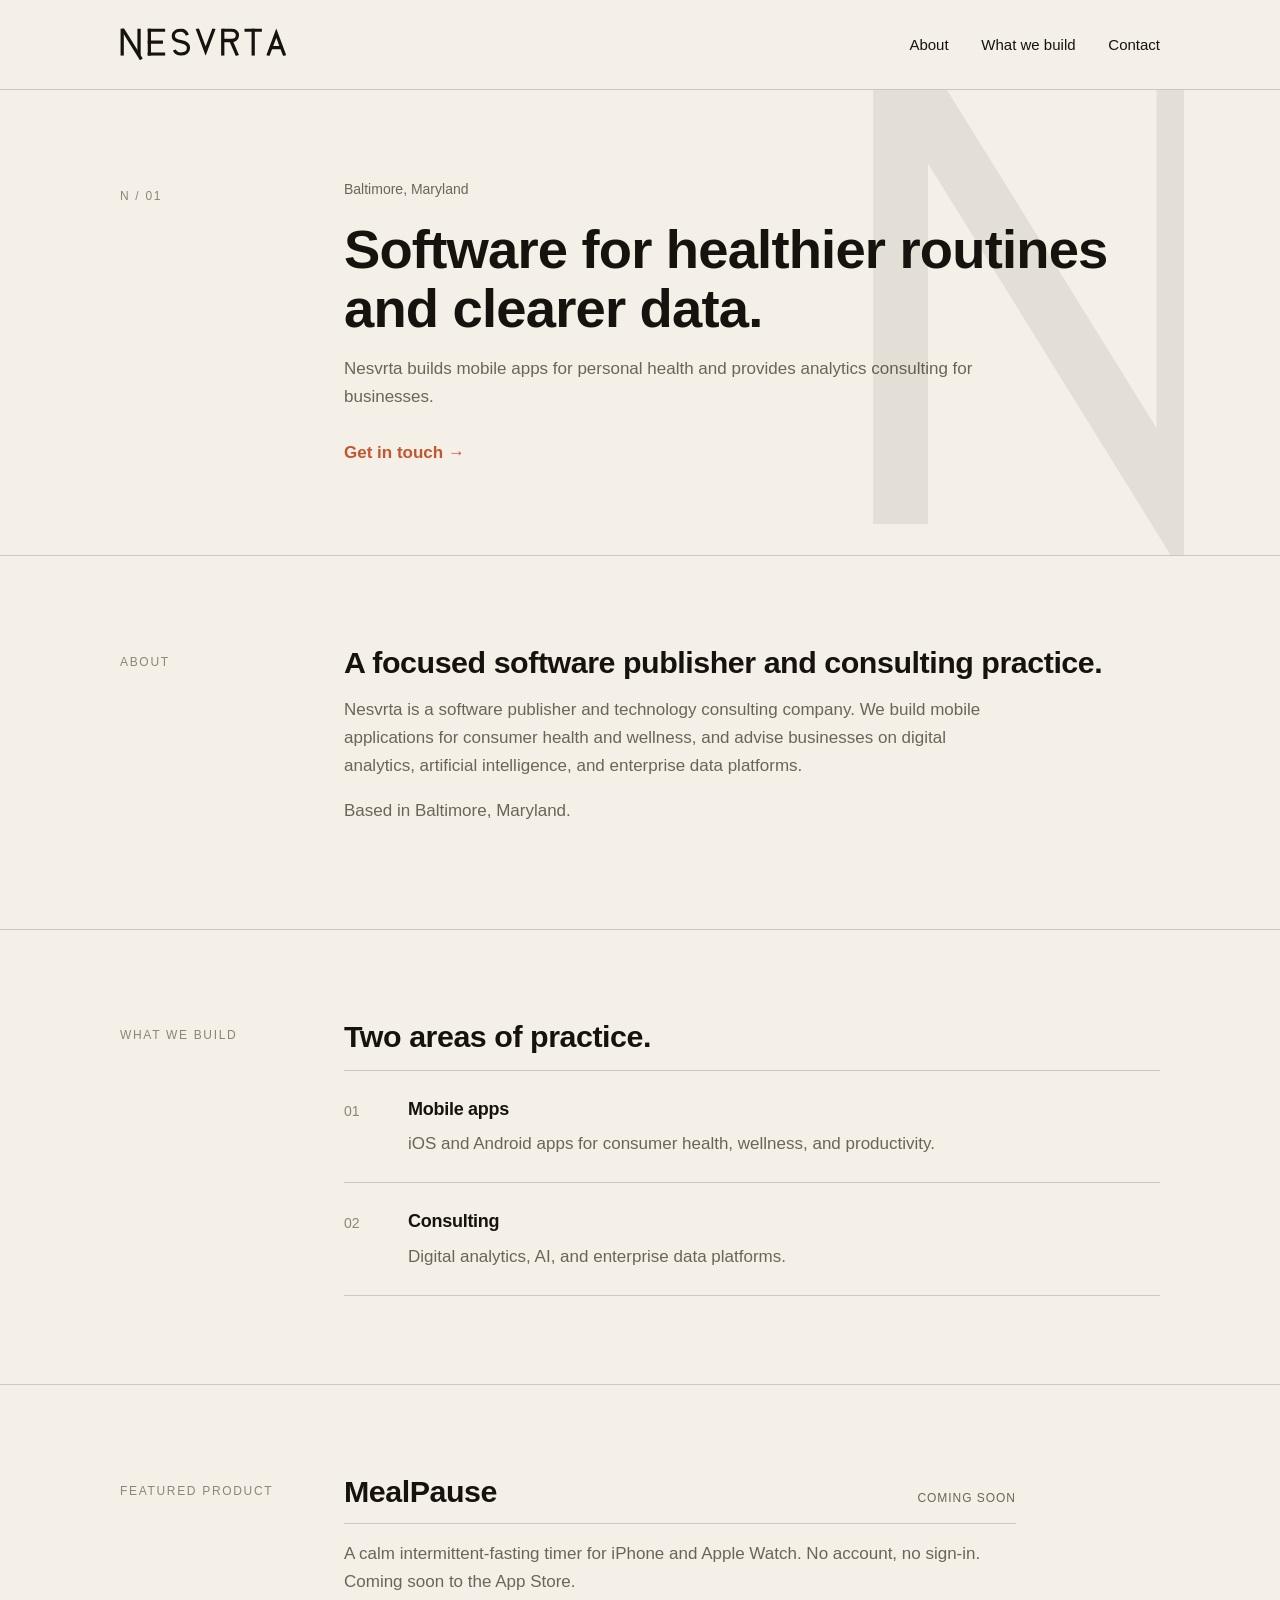
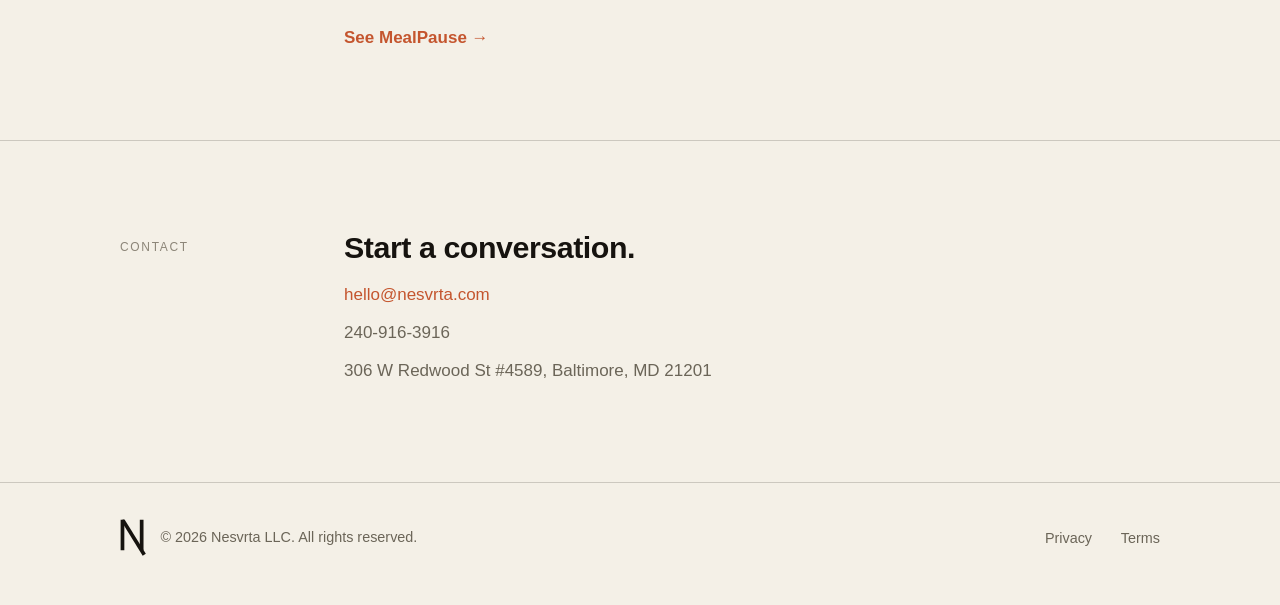
<file: index.html>
<!DOCTYPE html>
<html lang="en">
<head>
<meta charset="utf-8">
<meta name="viewport" content="width=device-width, initial-scale=1">
<title>Nesvrta</title>
<meta name="description" content="Nesvrta LLC is a software publisher and technology consulting company based in Baltimore, Maryland.">
<link rel="canonical" href="https://nesvrta.com/">
<link rel="icon" type="image/svg+xml" href="assets/nesvrta-favicon.svg">
<meta property="og:title" content="Nesvrta">
<meta property="og:description" content="Software publisher and technology consulting company. Baltimore, Maryland.">
<meta property="og:url" content="https://nesvrta.com/">
<meta property="og:type" content="website">
<meta property="og:image" content="https://nesvrta.com/assets/og-image.png">
<link rel="stylesheet" href="styles.css">
</head>
<body>
<a class="skip" href="#main">Skip to content</a>

<header class="site">
  <a class="wordmark" href="index.html" aria-label="Nesvrta — home">
    <svg class="logo-svg" xmlns="http://www.w3.org/2000/svg" viewBox="-2 -2 618 122" role="img" aria-label="Nesvrta">
  <defs>
    <clipPath id="bandA"><rect x="-40" y="0" width="760" height="100"/></clipPath>
    <clipPath id="tailA"><rect x="-40" y="0" width="760" height="150"/></clipPath>
  </defs>
  <g fill="none" stroke="#16130F" stroke-width="12" stroke-linecap="butt" stroke-linejoin="miter" stroke-miterlimit="12">
    <g clip-path="url(#bandA)"><path d="M6 0V100"/><path d="M68 0V100"/>
    <path d="M106 0V100"/><path d="M100 6H164"/><path d="M100 50H156"/><path d="M100 94H164"/>
    <path d="M246 24C241 13 233 6 222 6C206 6 194 14 194 27C194 39 204 45 222 48C240 51 250 58 250 71C250 85 238 94 222 94C211 94 202 89 198 79"/>
    <path d="M282 0L313 83L344 0"/>
    <path d="M376 0V100"/><path d="M376 6H408C422 6 430 14 430 25C430 36 422 44 408 44H376"/><path d="M406 44L430 100"/>
    <path d="M456 6H520"/><path d="M488 0V100"/>
    <path d="M542 100L573 17L604 100"/><path d="M550 70H596"/></g>
    <g clip-path="url(#tailA)"><path d="M6 0L76.4 113.6"/></g>
  </g>
</svg>
  </a>
  <nav class="site" aria-label="Primary">
    <a href="#about">About</a>
    <a href="#build">What we build</a>
    <a href="#contact">Contact</a>
  </nav>
</header>
<hr class="rule">

<main id="main">

  <section class="band hero">
    <svg class="watermark" aria-hidden="true" focusable="false" xmlns="http://www.w3.org/2000/svg" viewBox="-2 -2 84 122" >
  <defs>
    <clipPath id="bandW"><rect x="-40" y="0" width="760" height="100"/></clipPath>
    <clipPath id="tailW"><rect x="-40" y="0" width="760" height="150"/></clipPath>
  </defs>
  <g fill="none" stroke="#16130F" stroke-width="12" stroke-linecap="butt" stroke-linejoin="miter" stroke-miterlimit="12">
    <g clip-path="url(#bandW)"><path d="M6 0V100"/><path d="M68 0V100"/></g>
    <g clip-path="url(#tailW)"><path d="M6 0L76.4 113.6"/></g>
  </g>
</svg>

    <div class="label" aria-hidden="true">N&nbsp;/&nbsp;01</div>
    <div>
      <p class="eyebrow">Baltimore, Maryland</p>
      <h1>Software for healthier routines and&nbsp;clearer&nbsp;data.</h1>
      <p class="muted">Nesvrta builds mobile apps for personal health and provides analytics consulting for businesses.</p>
      <a class="cta" href="#contact">Get in touch</a>
    </div>
  </section>
  <hr class="rule">

  <section class="band" id="about">
    <div class="label">About</div>
    <div>
      <h2>A focused software publisher and consulting practice.</h2>
      <p class="muted">Nesvrta is a software publisher and technology consulting company. We build mobile applications for consumer health and wellness, and advise businesses on digital analytics, artificial intelligence, and enterprise data platforms.</p>
      <p class="muted">Based in Baltimore, Maryland.</p>
    </div>
  </section>
  <hr class="rule">

  <section class="band" id="build">
    <div class="label">What we build</div>
    <div>
      <h2>Two areas of practice.</h2>
      <ol class="practices">
        <li>
          <span class="num" aria-hidden="true">01</span>
          <div>
            <h3>Mobile apps</h3>
            <p>iOS and Android apps for consumer health, wellness, and productivity.</p>
          </div>
        </li>
        <li>
          <span class="num" aria-hidden="true">02</span>
          <div>
            <h3>Consulting</h3>
            <p>Digital analytics, AI, and enterprise data platforms.</p>
          </div>
        </li>
      </ol>
    </div>
  </section>
  <hr class="rule">

  <section class="band" id="product">
    <div class="label">Featured product</div>
    <div>
      <div class="product-head">
        <h2 style="margin:0"><a href="/mealpause/" style="color:inherit">MealPause</a></h2>
        <span class="pill">Coming soon</span>
      </div>
      <p class="muted">A calm intermittent-fasting timer for iPhone and Apple Watch. No account, no sign-in. Coming soon to the App Store.</p>
      <a href="/mealpause/" style="display:inline-block;margin-top:0.75rem;font-weight:600">See MealPause <span aria-hidden="true">&#8594;</span></a>
    </div>
  </section>
  <hr class="rule">

  <section class="band" id="contact">
    <div class="label">Contact</div>
    <div>
      <h2>Start a conversation.</h2>
      <ul class="contact-lines">
        <li><a href="mailto:hello@nesvrta.com">hello@nesvrta.com</a></li>
        <li class="muted">240-916-3916</li>
        <li class="muted">306 W Redwood St #4589, Baltimore, MD 21201</li>
      </ul>
    </div>
  </section>

</main>
<hr class="rule">

<footer class="site">
  <div class="foot-left">
    <span class="mark" aria-hidden="true"><svg class="logo-svg" xmlns="http://www.w3.org/2000/svg" viewBox="-2 -2 84 122" role="img" aria-label="Nesvrta">
  <defs>
    <clipPath id="bandB"><rect x="-40" y="0" width="760" height="100"/></clipPath>
    <clipPath id="tailB"><rect x="-40" y="0" width="760" height="150"/></clipPath>
  </defs>
  <g fill="none" stroke="#16130F" stroke-width="12" stroke-linecap="butt" stroke-linejoin="miter" stroke-miterlimit="12">
    <g clip-path="url(#bandB)"><path d="M6 0V100"/><path d="M68 0V100"/></g>
    <g clip-path="url(#tailB)"><path d="M6 0L76.4 113.6"/></g>
  </g>
</svg></span>
    <span>&copy; 2026 Nesvrta LLC. All rights reserved.</span>
  </div>
  <nav aria-label="Legal">
    <a href="privacy.html">Privacy</a>
    <a href="terms.html">Terms</a>
  </nav>
</footer>

</body>
</html>
</file>
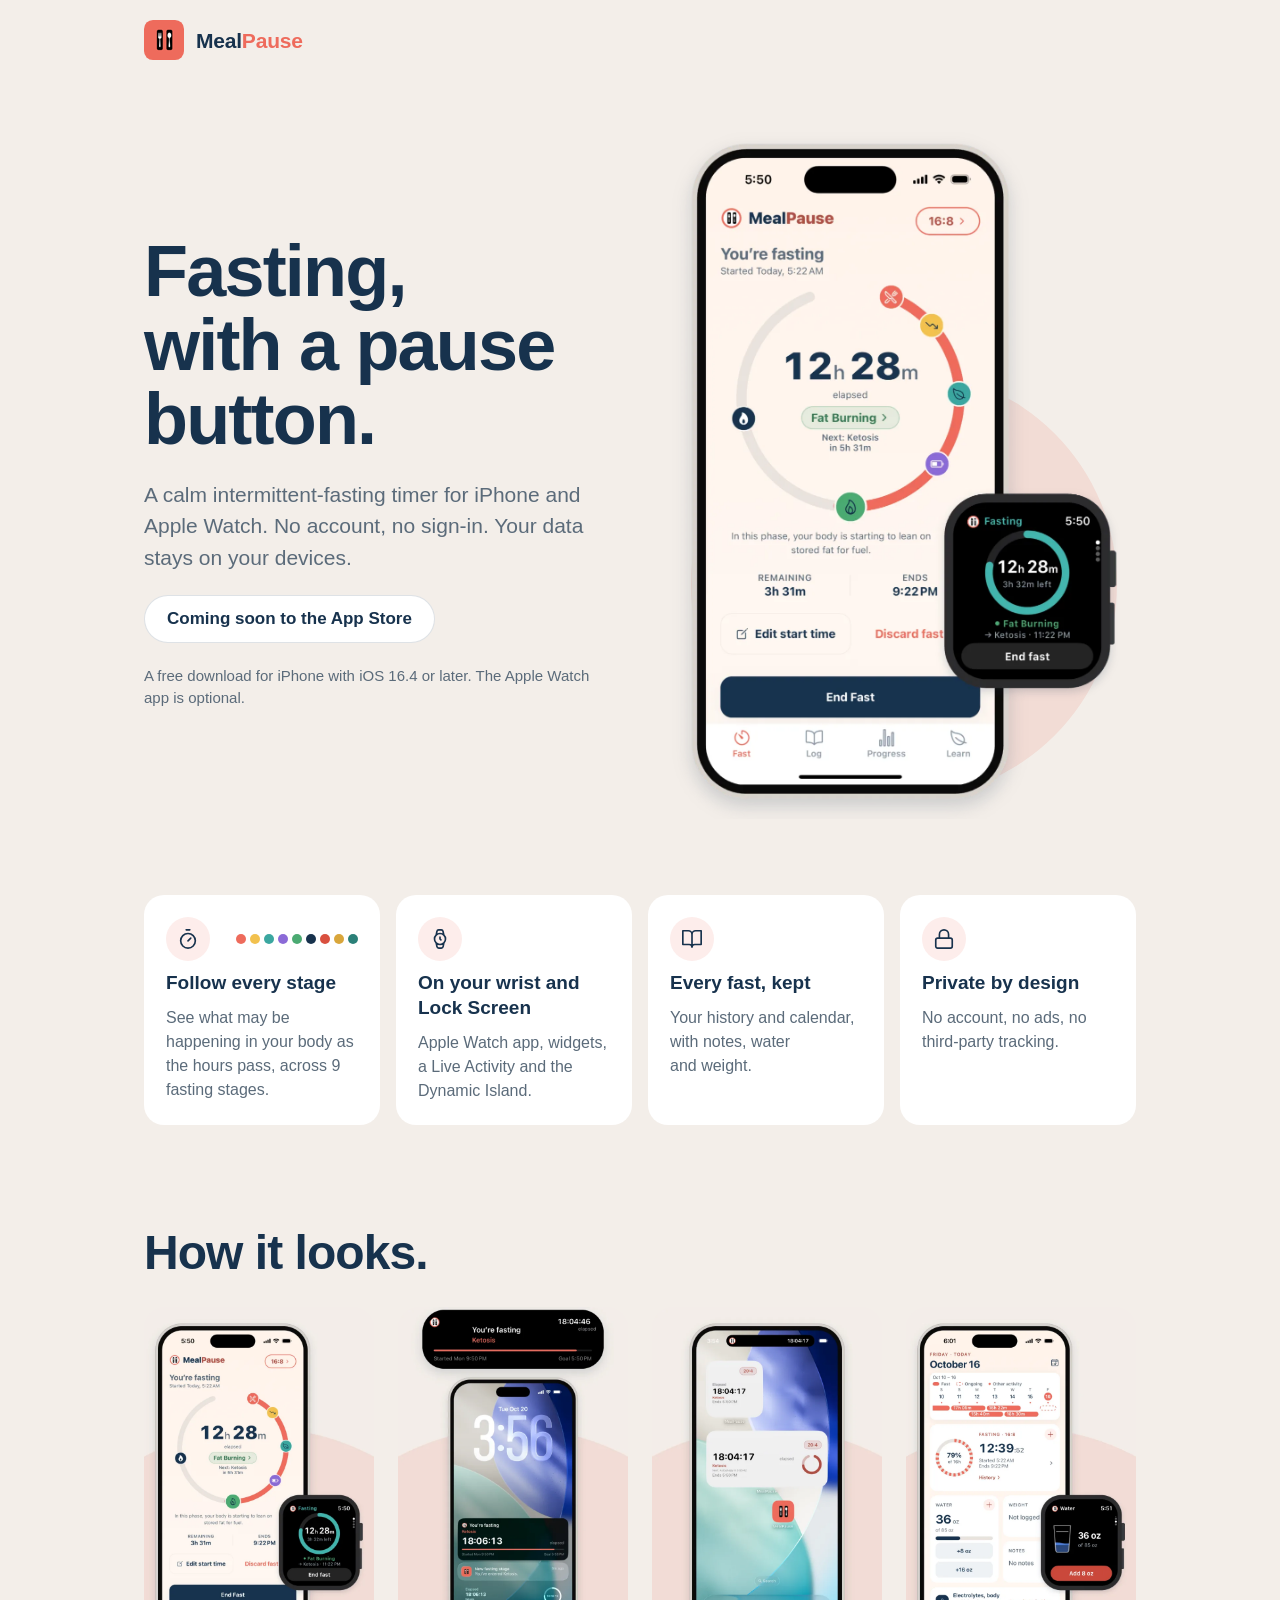
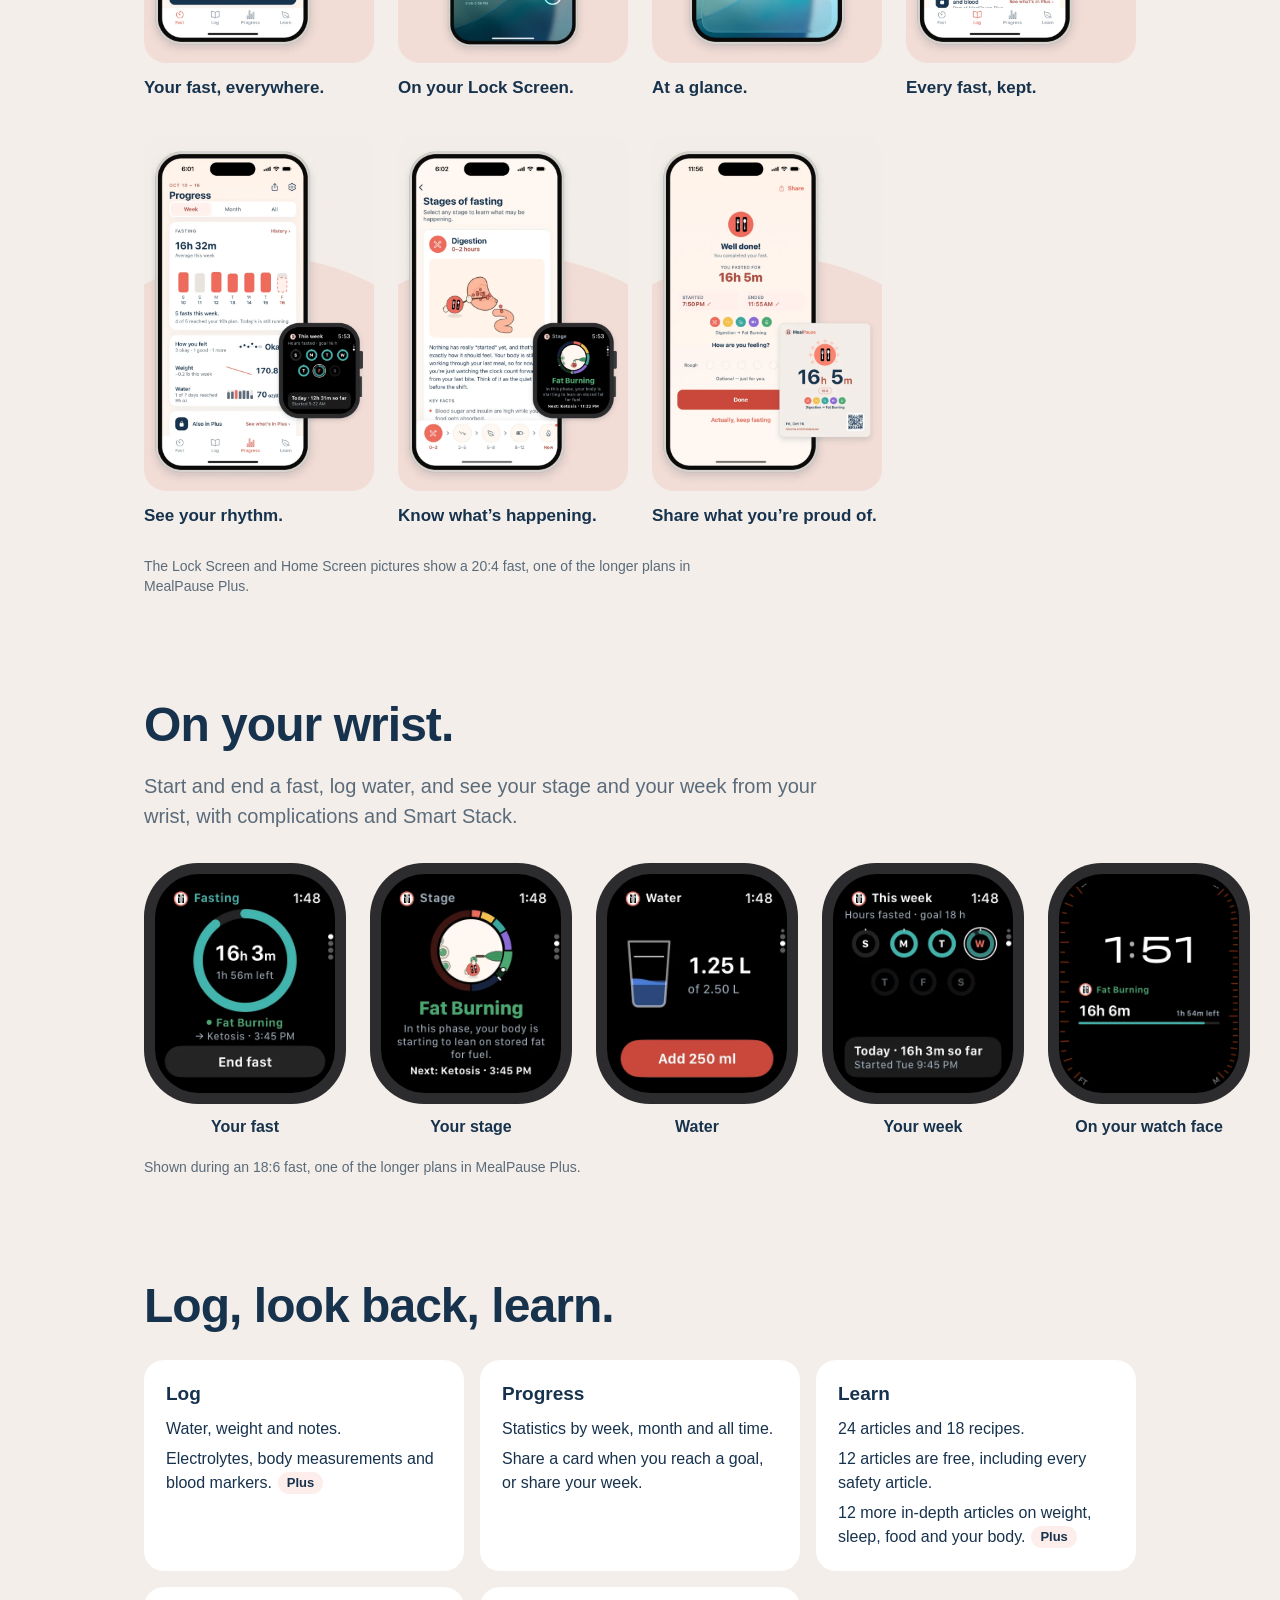
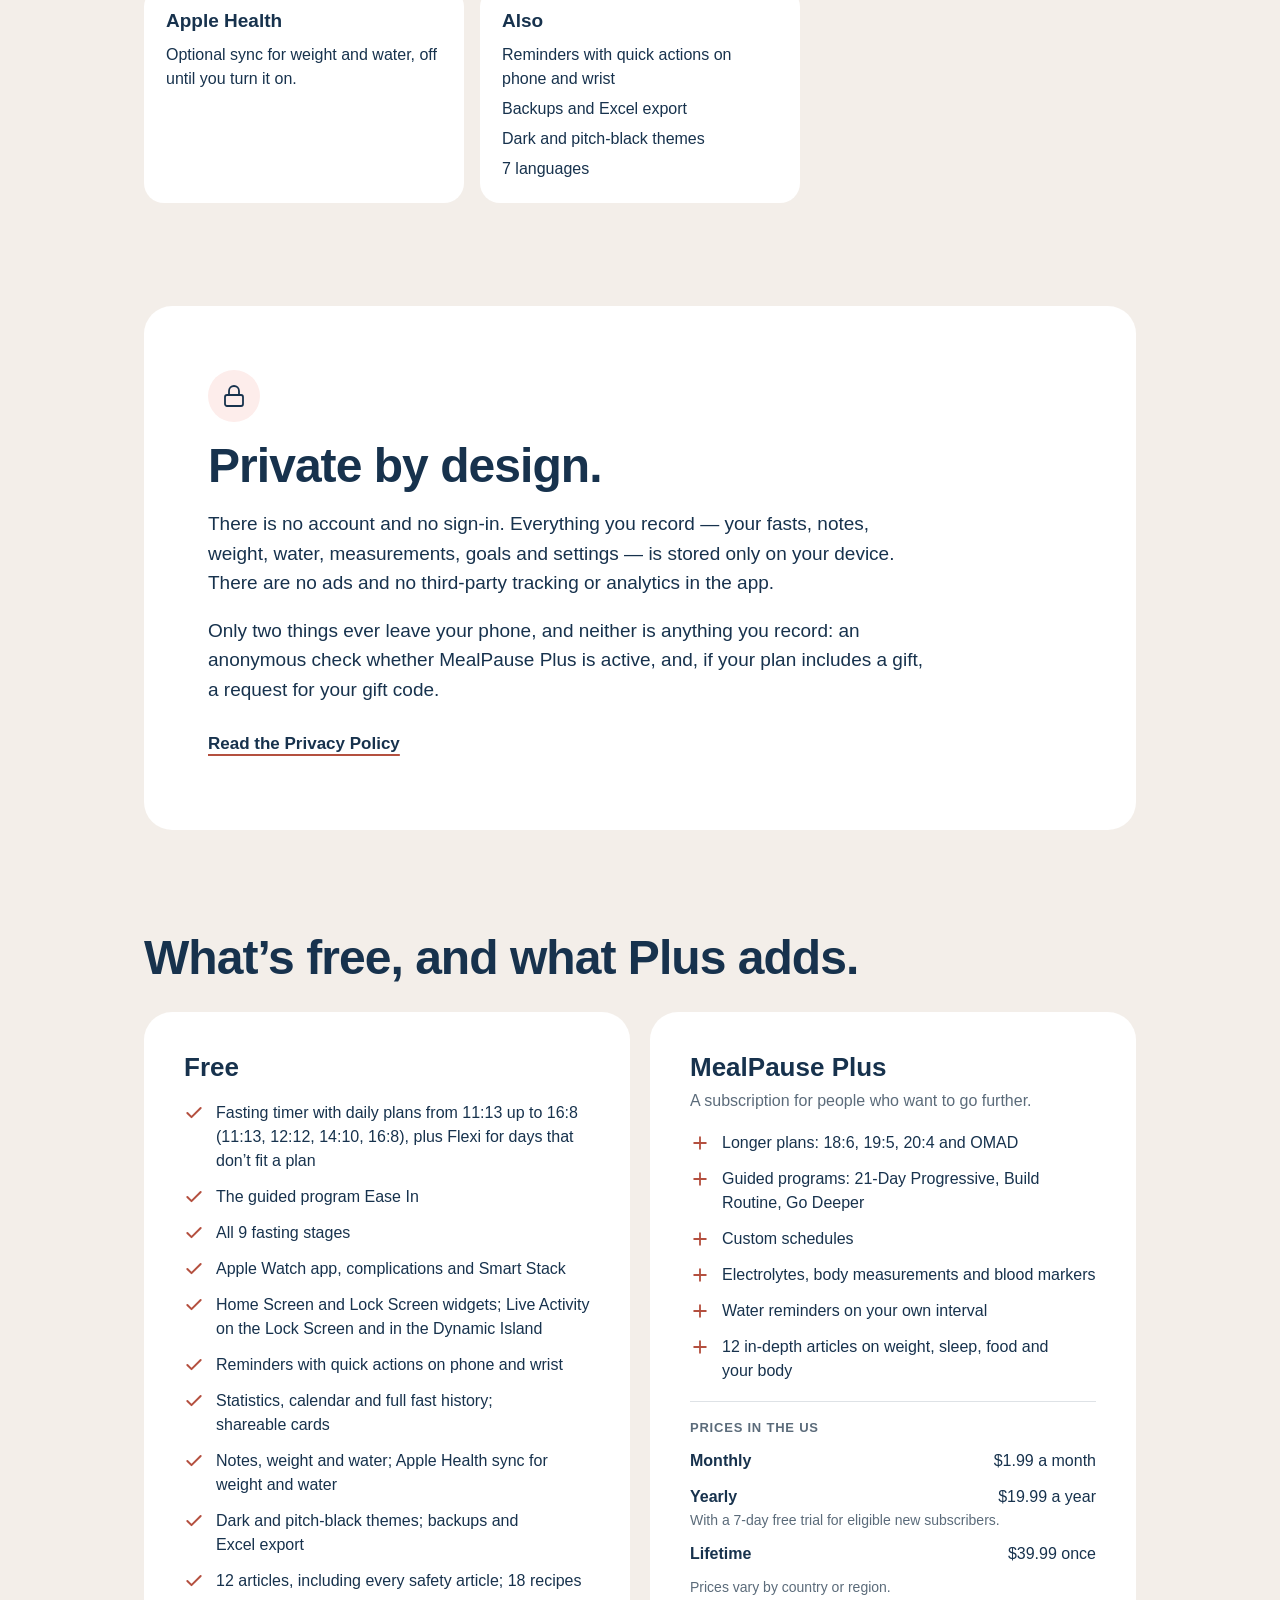
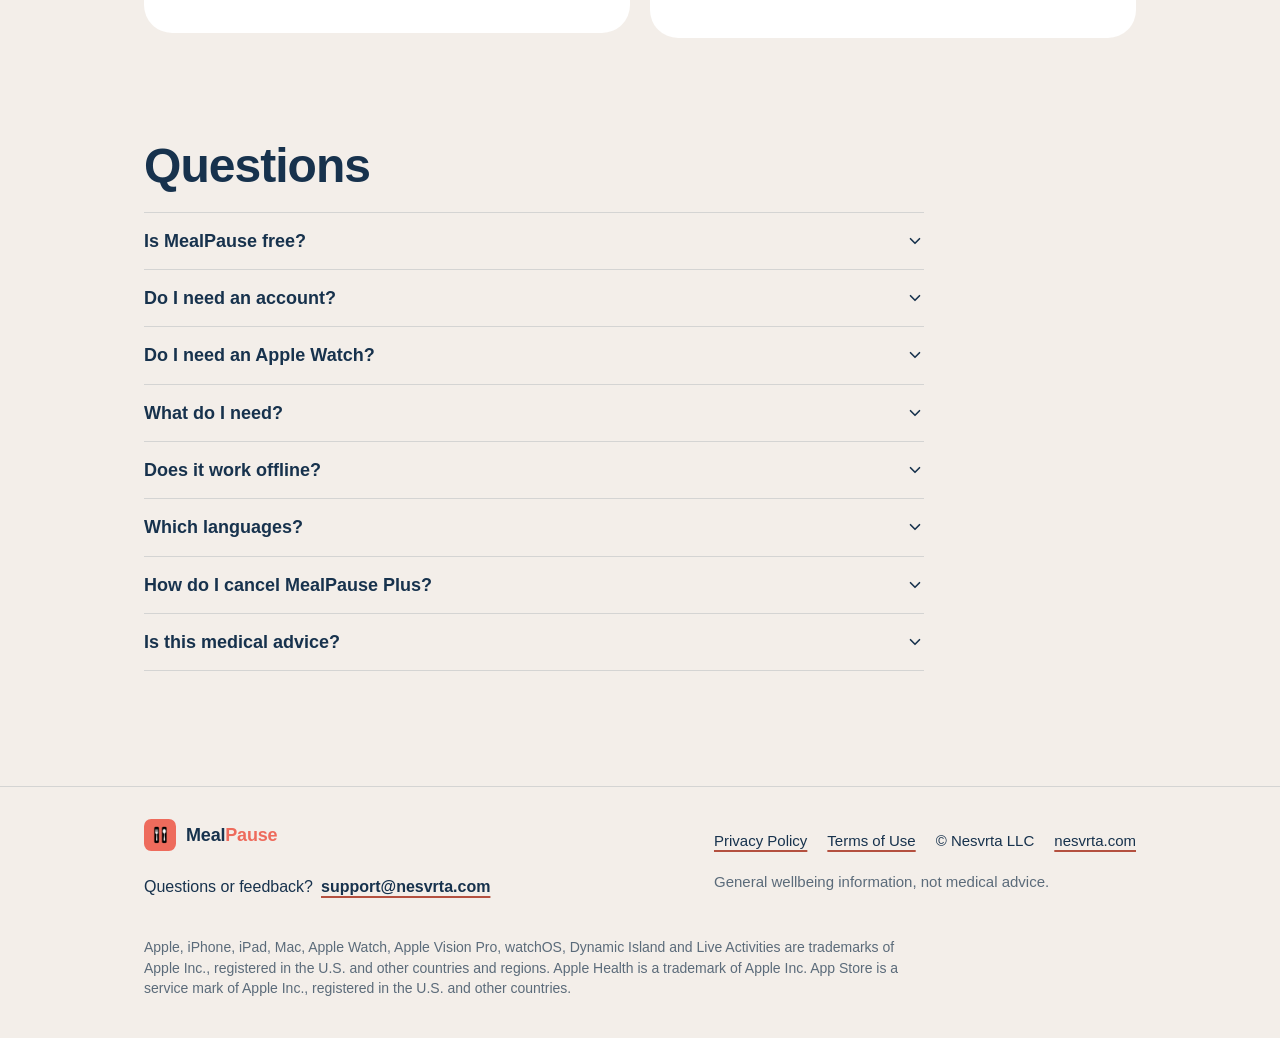
<file: mealpause/index.html>
<!doctype html>
<html lang="en">
<head>
<meta charset="utf-8">
<meta name="viewport" content="width=device-width, initial-scale=1">
<meta name="color-scheme" content="light dark">
<title>MealPause — Fasting, with a pause button.</title>
<meta name="description" content="A calm intermittent-fasting timer for iPhone and Apple Watch. No account, no sign-in. Your data stays on your devices.">
<link rel="canonical" href="https://nesvrta.com/mealpause/">
<link rel="icon" type="image/png" sizes="180x180" href="icon-180.png">
<link rel="apple-touch-icon" href="icon-180.png">
<meta name="theme-color" content="#F3EEE9" media="(prefers-color-scheme: light)">
<meta name="theme-color" content="#101F30" media="(prefers-color-scheme: dark)">
<meta property="og:type" content="website">
<meta property="og:url" content="https://nesvrta.com/mealpause/">
<meta property="og:title" content="MealPause — Fasting, with a pause button.">
<meta property="og:description" content="A calm intermittent-fasting timer for iPhone and Apple Watch. No account, no sign-in. Your data stays on your devices.">
<meta property="og:image" content="https://nesvrta.com/mealpause/og-image.png">
<meta property="og:image:width" content="1200">
<meta property="og:image:height" content="630">
<meta property="og:image:alt" content="MealPause: Fasting, with a pause button. A calm intermittent-fasting timer for iPhone and Apple Watch.">
<meta name="twitter:card" content="summary_large_image">
<!-- MealPause landing page, pre-launch state. No scripts, no third-party requests. data-id = the copy ID in landing-copy-en.md. -->
<style>:root{--g:#F3EEE9;--ink:#17324D;--sec:#5B6B7A;--card:#FFFFFF;--line:rgba(23,50,77,.14);--ul:#B4503F;--tag:#FDEDEB;--tint:#F2DED8;--arc:#F2DCD5;--keto:#17324D;--pad:clamp(20px,5vw,80px);color-scheme:light dark}@media (prefers-color-scheme:dark){:root{--g:#101F30;--ink:#EAF1F8;--sec:#8DA2B8;--card:#17293D;--line:rgba(234,241,248,.14);--ul:#EE6B5C;--tag:#3E3543;--tint:#382D38;--arc:#17293D;--keto:#4F83E0}}*{box-sizing:border-box}html{-webkit-text-size-adjust:100%;text-size-adjust:100%}body{margin:0;background:var(--g);color:var(--ink);font:1.0625rem/1.5 -apple-system,BlinkMacSystemFont,"Segoe UI",Helvetica,Arial,sans-serif;-webkit-font-smoothing:antialiased}h1,h2,h3,.wm{font-family:-apple-system,BlinkMacSystemFont,"SF Pro Display","Segoe UI",Helvetica,Arial,sans-serif}h1,h2,h3,p,figure,ul{margin:0}img{display:block}a{color:var(--ink);text-decoration:underline;text-decoration-color:var(--ul);text-decoration-thickness:2px;text-underline-offset:5px}.vh{position:absolute!important;width:1px;height:1px;padding:0;margin:-1px;overflow:hidden;clip:rect(0 0 0 0);clip-path:inset(50%);white-space:nowrap;border:0}.wrap{max-width:1120px;margin:0 auto;padding:0 var(--pad)}.sec{padding-top:clamp(64px,8vw,120px)}h2{font-size:clamp(2rem,4vw,3rem);line-height:1.08;font-weight:800;letter-spacing:-.02em;text-wrap:balance}.note{font-size:.875rem;line-height:1.45;color:var(--sec);max-width:42em;text-wrap:pretty}.top{display:flex;align-items:center;gap:12px;padding-top:20px}.icon{width:40px;height:40px;border-radius:22.37%}.wm{font-size:1.3125rem;line-height:1;font-weight:800;letter-spacing:-.01em}.wm .p{color:#EE6B5C}.hero{display:flex;flex-wrap:wrap;align-items:center;gap:clamp(36px,5vw,72px);padding-top:clamp(36px,5vw,64px)}.hero>div{flex:1 1 340px;min-width:0}.htext{display:flex;flex-direction:column;gap:22px}h1{font-size:clamp(2.625rem,6.2vw,4.5rem);line-height:1.03;font-weight:800;letter-spacing:-.025em;text-wrap:balance}.lead{font-size:clamp(1.125rem,1.9vw,1.3125rem);line-height:1.5;color:var(--sec);max-width:30em;text-wrap:pretty}.soon{align-self:flex-start;max-width:100%;display:flex;align-items:center;min-height:48px;padding:11px 22px;border-radius:999px;background:var(--card);border:1.5px solid var(--line);font-size:1.0625rem;line-height:1.3;font-weight:600}.badge{align-self:flex-start;display:block;margin:12px 0;text-decoration:none}.badge img{height:48px;width:auto}.meta{font-size:.9375rem;line-height:1.45;color:var(--sec);max-width:30em;text-wrap:pretty}.hpic{position:relative;display:flex;justify-content:center}.arc{position:absolute;left:4%;right:4%;bottom:3%;aspect-ratio:1;border-radius:50%;background:var(--arc)}.hpic img{position:relative;width:100%;max-width:520px;height:auto}.feats{display:grid;grid-template-columns:1fr;gap:16px;padding-top:clamp(40px,6vw,88px)}.card{background:var(--card);border-radius:20px;padding:22px;display:flex;flex-direction:column;gap:10px}.frow{display:flex;align-items:center;justify-content:space-between;gap:12px;min-height:44px}.disc{flex:none;width:44px;height:44px;border-radius:50%;background:var(--tag);display:flex;align-items:center;justify-content:center}.dots{display:flex;gap:4px;flex-wrap:wrap;justify-content:flex-end}.dots span{width:10px;height:10px;border-radius:50%}.dots span:nth-child(1){background:#EE6B5C}.dots span:nth-child(2){background:#F2C14E}.dots span:nth-child(3){background:#3BA7A0}.dots span:nth-child(4){background:#8B6AD7}.dots span:nth-child(5){background:#4BAA72}.dots span:nth-child(6){background:var(--keto)}.dots span:nth-child(7){background:#D9503F}.dots span:nth-child(8){background:#D9A63B}.dots span:nth-child(9){background:#2B8078}h3{font-size:1.1875rem;line-height:1.3;font-weight:700}.card p{font-size:1rem;line-height:1.5;color:var(--sec);text-wrap:pretty}.stack{display:flex;flex-direction:column;gap:28px}.row{display:flex;gap:16px;overflow-x:auto;scroll-snap-type:x mandatory;scroll-padding:0 var(--pad);margin:0 calc(-1*var(--pad));padding:2px var(--pad) 14px}.row figure{flex:0 0 248px;scroll-snap-align:start;display:flex;flex-direction:column;gap:12px}.row figure img{width:248px;height:auto;border-radius:20px}figcaption{font-size:1rem;line-height:1.35;font-weight:600}.wrow figure{flex:0 0 auto;align-items:center}.frame{padding:9px;border-radius:46px;background:#2C2C2E}.wrow figure img.w{width:150px;height:183px;border-radius:37px}.wrow figcaption{font-size:.9375rem;text-align:center}@media (max-width:599px){.wrow{--tw:calc((100vw - 48px)/2.4);gap:14px;padding-right:0}.wrow::after{content:"";flex:0 0 calc(var(--pad) - 14px)}.wrow figure{flex:0 0 var(--tw)}.wrow .frame{padding:calc(var(--tw)*.054);border-radius:calc(var(--tw)*.274)}.wrow figure img.w{width:calc(var(--tw)*.892);height:auto;border-radius:calc(var(--tw)*.22)}}.wlead{font-size:clamp(1.125rem,1.9vw,1.25rem);line-height:1.5;color:var(--sec);max-width:34em;text-wrap:pretty}.track{display:grid;grid-template-columns:repeat(auto-fit,minmax(min(100%,300px),1fr));gap:16px}.track ul{padding:0;list-style:none;display:flex;flex-direction:column;gap:6px}.track li{font-size:1rem;line-height:1.5;text-wrap:pretty}.tag{display:inline-block;margin-left:6px;padding:0 9px;border-radius:999px;background:var(--tag);font-size:.8125rem;line-height:22px;font-weight:700;vertical-align:1px;white-space:nowrap}.priv{background:var(--card);border-radius:28px;padding:clamp(28px,5vw,64px);display:flex;flex-direction:column;gap:18px}.priv .disc{width:52px;height:52px}.priv p{font-size:clamp(1.0625rem,1.8vw,1.1875rem);line-height:1.55;max-width:38em;text-wrap:pretty}.plink{align-self:flex-start;display:inline-flex;align-items:center;min-height:44px;font-size:1.0625rem;font-weight:600}.fp{display:grid;grid-template-columns:repeat(auto-fit,minmax(min(100%,340px),1fr));gap:20px;align-items:start}.big{background:var(--card);border-radius:28px;padding:clamp(24px,3.5vw,40px);display:flex;flex-direction:column;gap:18px}.big h3{font-size:1.625rem;line-height:1.2;font-weight:800}.sub{font-size:1rem;line-height:1.5;color:var(--sec)}.list{padding:0;list-style:none;display:flex;flex-direction:column;gap:12px}.list li{display:flex;gap:12px;align-items:flex-start;font-size:1rem;line-height:1.5;text-wrap:pretty}.ic{fill:none;stroke:currentColor;stroke-linecap:round;stroke-linejoin:round;stroke-width:2.2}.list li::before{content:"";flex:none;width:20px;height:20px;margin-top:2px;background:var(--ul);-webkit-mask:var(--m) center/20px no-repeat;mask:var(--m) center/20px no-repeat}.list .ck{--m:url("data:image/svg+xml,%3Csvg xmlns=%27http://www.w3.org/2000/svg%27 viewBox=%270 0 24 24%27 fill=%27none%27 stroke=%27%23000%27 stroke-width=%272.4%27 stroke-linecap=%27round%27 stroke-linejoin=%27round%27%3E%3Cpath d=%27M20 6L9 17l-5-5%27/%3E%3C/svg%3E")}.list .pl{--m:url("data:image/svg+xml,%3Csvg xmlns=%27http://www.w3.org/2000/svg%27 viewBox=%270 0 24 24%27 fill=%27none%27 stroke=%27%23000%27 stroke-width=%272.2%27 stroke-linecap=%27round%27%3E%3Cpath d=%27M12 5v14M5 12h14%27/%3E%3C/svg%3E")}.prices{border-top:1px solid var(--line);padding-top:18px;display:flex;flex-direction:column;gap:12px}.ph{font-size:.8125rem;line-height:1.3;font-weight:700;letter-spacing:.06em;text-transform:uppercase;color:var(--sec)}.pr{display:flex;flex-wrap:wrap;justify-content:space-between;gap:2px 16px;font-size:1rem;line-height:1.45}.pr span:first-child{font-weight:600}.pn{font-size:.875rem;line-height:1.45;color:var(--sec)}.gsec{padding-top:clamp(40px,5vw,64px)}.gift{background:var(--tint);border-radius:28px;padding:clamp(28px,5vw,56px);display:flex;flex-wrap:wrap;gap:20px 32px;align-items:flex-start}.gdisc{flex:none;width:56px;height:56px;border-radius:50%;background:#EE6B5C;color:#FFFFFF;display:flex;align-items:center;justify-content:center}.gtext{flex:1 1 300px;min-width:0;display:flex;flex-direction:column;gap:14px}.gtext h2{font-size:clamp(1.75rem,3.4vw,2.5rem);line-height:1.1}.gtext p{font-size:1.0625rem;line-height:1.55;max-width:38em;text-wrap:pretty}.faq{max-width:780px;display:flex;flex-direction:column;gap:20px}.qs{border-bottom:1px solid var(--line)}details{border-top:1px solid var(--line)}summary{list-style:none;cursor:pointer;display:flex;align-items:center;justify-content:space-between;gap:16px;min-height:44px;padding:16px 0;font-size:1.125rem;line-height:1.35;font-weight:600}summary::-webkit-details-marker{display:none}summary svg{flex:none}details[open] summary svg{transform:rotate(180deg)}details p{padding:0 0 20px;font-size:1.0625rem;line-height:1.55;color:var(--sec);max-width:40em;text-wrap:pretty}footer{margin-top:clamp(72px,9vw,128px);border-top:1px solid var(--line)}.foot{max-width:1120px;margin:0 auto;padding:32px var(--pad) 40px;display:flex;flex-wrap:wrap;justify-content:space-between;gap:28px 48px}.fcol{display:flex;flex-direction:column;gap:14px}.fbrand{display:flex;align-items:center;gap:10px}.fbrand .icon{width:32px;height:32px}.fbrand .wm{font-size:1.125rem}.fq{display:flex;flex-wrap:wrap;align-items:center;gap:4px 8px;font-size:1rem;line-height:1.5}.fq a,.flinks a{display:inline-flex;align-items:center;min-height:44px;text-underline-offset:4px}.fq a{font-weight:600}.flegal{display:flex;flex-direction:column;gap:8px;font-size:.9375rem;line-height:1.5}.flinks{display:flex;flex-wrap:wrap;align-items:center;gap:0 20px}.flinks>*{flex:none;white-space:nowrap}.disc2{color:var(--sec)}.tm{flex:1 1 100%;margin:0;font-size:.875rem;line-height:1.45;color:var(--sec);max-width:56em;text-wrap:pretty}@media (min-width:600px){.feats{grid-template-columns:repeat(2,minmax(0,1fr))}}@media (min-width:1024px){.feats{grid-template-columns:repeat(4,minmax(0,1fr))}.gal{display:grid;grid-template-columns:repeat(4,minmax(0,1fr));gap:36px 24px;overflow:visible;margin:0;padding:0}.gal figure{flex:none;gap:14px}.gal figure img{width:100%;border-radius:22px}.gal figcaption{font-size:1.0625rem}.wrow{justify-content:space-between;gap:24px;overflow:visible;margin:12px 0 0;padding:0}.wrow .frame{padding:11px;border-radius:54px}.wrow figure img.w{width:180px;height:219px;border-radius:44px}.wrow figcaption{font-size:1rem}}</style>
</head>
<body>
<svg width="0" height="0" style="position:absolute" aria-hidden="true"><symbol id="i-cv" viewBox="0 0 24 24"><path d="M6 9l6 6 6-6"/></symbol></svg>
<div class="wrap">
<header class="top"><img class="icon" src="img/icon-40.png" srcset="img/icon-80.png 2x, img/icon-120.png 3x" alt="" width="40" height="40"><div class="wm" data-id="L01"><span>Meal</span><span class="p">Pause</span></div></header>
<main>
<section class="hero">
<div class="htext">
<h1 data-id="L02">Fasting, with a pause button.</h1>
<p data-id="L03" class="lead">A calm intermittent-fasting timer for iPhone and Apple Watch. No account, no sign-in. Your data stays on your devices.</p>
<div class="soon" data-id="L04">Coming soon to the App Store</div>
<p data-id="L06" class="meta">A free download for iPhone with iOS 16.4 or later. The Apple Watch app is optional.</p>
</div>
<div class="hpic"><div class="arc" aria-hidden="true"></div><picture><source media="(prefers-color-scheme: dark)" srcset="img/hero-dark.webp" width="1040" height="1557"><img src="img/hero-light.webp" alt="iPhone showing a running 16:8 fast at 12 hours 28 minutes, in the Fat Burning stage, with the Apple Watch app beside it showing the same fast." data-alt-id="A01" width="1040" height="1557" fetchpriority="high"></picture></div>
</section>
<section class="feats" aria-label="Key features" data-label-id="L07">
<div class="card"><div class="frow"><div class="disc" aria-hidden="true"><svg aria-hidden="true" width="22" height="22" viewBox="0 0 24 24" fill="none" stroke="currentColor" stroke-width="1.8" stroke-linecap="round" stroke-linejoin="round"><path d="M10 2h4 M12 14l3-3 M4 14a8 8 0 1 0 16 0a8 8 0 1 0-16 0"/></svg></div><div class="dots" aria-hidden="true"><span></span><span></span><span></span><span></span><span></span><span></span><span></span><span></span><span></span></div></div><h3 data-id="L08">Follow every stage</h3><p data-id="L09">See what may be happening in your body as the hours pass, across 9 fasting stages.</p></div>
<div class="card"><div class="frow"><div class="disc" aria-hidden="true"><svg aria-hidden="true" width="22" height="22" viewBox="0 0 24 24" fill="none" stroke="currentColor" stroke-width="1.8" stroke-linecap="round" stroke-linejoin="round"><path d="M6 12a6 6 0 1 0 12 0a6 6 0 1 0-12 0 M12 10v2l1 1 M16.13 7.66l-.81-4.05a2 2 0 0 0-2-1.61h-2.68a2 2 0 0 0-2 1.61l-.78 4.05 M7.88 16.36l.8 4a2 2 0 0 0 2 1.61h2.72a2 2 0 0 0 2-1.61l.81-4.05"/></svg></div></div><h3 data-id="L10">On your wrist and Lock Screen</h3><p data-id="L11">Apple Watch app, widgets, a Live Activity and the Dynamic Island.</p></div>
<div class="card"><div class="frow"><div class="disc" aria-hidden="true"><svg aria-hidden="true" width="22" height="22" viewBox="0 0 24 24" fill="none" stroke="currentColor" stroke-width="1.8" stroke-linecap="round" stroke-linejoin="round"><path d="M2 3h6a4 4 0 0 1 4 4v14a3 3 0 0 0-3-3H2z M22 3h-6a4 4 0 0 0-4 4v14a3 3 0 0 1 3-3h7z"/></svg></div></div><h3 data-id="L12">Every fast, kept</h3><p data-id="L13">Your history and calendar, with notes, water and weight.</p></div>
<div class="card"><div class="frow"><div class="disc" aria-hidden="true"><svg aria-hidden="true" width="22" height="22" viewBox="0 0 24 24" fill="none" stroke="currentColor" stroke-width="1.8" stroke-linecap="round" stroke-linejoin="round"><path d="M5 11h14a2 2 0 0 1 2 2v7a2 2 0 0 1-2 2H5a2 2 0 0 1-2-2v-7a2 2 0 0 1 2-2z M7 11V7a5 5 0 0 1 10 0v4"/></svg></div></div><h3 data-id="L14">Private by design</h3><p data-id="L15">No account, no ads, no third-party tracking.</p></div>
</section>
<section class="sec stack">
<h2 data-id="L16">How it looks.</h2>
<div class="row gal">
<figure><img src="img/gallery-01-everywhere.webp" alt="iPhone showing a running fast in the Fat Burning stage, 12 hours 28 minutes elapsed, with the Apple Watch app beside it." data-alt-id="A03" width="700" height="1082" loading="lazy"><figcaption data-id="L17">Your fast, everywhere.</figcaption></figure>
<figure><img src="img/gallery-02-lock-screen.webp" alt="The Dynamic Island and the Lock Screen Live Activity showing a fast in the Ketosis stage, about 18 hours elapsed, with a new-stage notification below." data-alt-id="A04" width="700" height="1082" loading="lazy"><figcaption data-id="L18">On your Lock Screen.</figcaption></figure>
<figure><img src="img/gallery-03-at-a-glance.webp" alt="Home Screen with two MealPause widgets showing 18 hours elapsed in the Ketosis stage, the timer in the Dynamic Island, and the MealPause app icon." data-alt-id="A05" width="700" height="1082" loading="lazy"><figcaption data-id="L19">At a glance.</figcaption></figure>
<figure><img src="img/gallery-04-log.webp" alt="The Log tab for Friday, October 16: the week’s fasts, a running 16:8 fast at 79 percent, and water at 36 of 85 ounces, with the watch Water screen beside it." data-alt-id="A06" width="700" height="1082" loading="lazy"><figcaption data-id="L20">Every fast, kept.</figcaption></figure>
<figure><img src="img/gallery-05-progress.webp" alt="The Progress tab for October 10 to 16: an average fast of 16 hours 32 minutes, a bar for each day, and how you felt, weight and water below, with the watch week view beside it." data-alt-id="A07" width="700" height="1082" loading="lazy"><figcaption data-id="L21">See your rhythm.</figcaption></figure>
<figure><img src="img/gallery-06-learn.webp" alt="The Stages of fasting screen open at Digestion, 0 to 2 hours, with an illustration and a short article, and the watch Stage screen showing Fat Burning." data-alt-id="A08" width="700" height="1082" loading="lazy"><figcaption data-id="L22">Know what’s happening.</figcaption></figure>
<figure><img src="img/gallery-07-share.webp" alt="The completed-fast screen for a 16 hour 5 minute fast, from Digestion to Fat Burning, beside the share card it makes." data-alt-id="A09" width="700" height="1082" loading="lazy"><figcaption data-id="L23">Share what you’re proud of.</figcaption></figure>
</div>
<p data-id="L24" class="note">The Lock Screen and Home Screen pictures show a 20:4 fast, one of the longer plans in MealPause Plus.</p>
</section>
<section class="sec stack" style="gap:20px">
<h2 data-id="L25">On your wrist.</h2>
<p data-id="L26" class="wlead">Start and end a fast, log water, and see your stage and your week from your wrist, with complications and Smart Stack.</p>
<div class="row wrow">
<figure><div class="frame"><img class="w" src="img/watch-01-now-running-fast.webp" alt="Apple Watch showing a running fast: 16 hours 3 minutes, 1 hour 56 minutes left, in the Fat Burning stage, with an End fast button." data-alt-id="A10" width="422" height="514" loading="lazy"></div><figcaption data-id="L27">Your fast</figcaption></figure>
<figure><div class="frame"><img class="w" src="img/watch-02-stage.webp" alt="Apple Watch Stage screen: Fat Burning, with a short description and the next stage, Ketosis, at 3:45 PM." data-alt-id="A11" width="422" height="514" loading="lazy"></div><figcaption data-id="L28">Your stage</figcaption></figure>
<figure><div class="frame"><img class="w" src="img/watch-03-water.webp" alt="Apple Watch Water screen: 1.25 of 2.50 litres, with an Add 250 ml button." data-alt-id="A12" width="422" height="514" loading="lazy"></div><figcaption data-id="L29">Water</figcaption></figure>
<figure><div class="frame"><img class="w" src="img/watch-04-week.webp" alt="Apple Watch week view: hours fasted for each day against an 18-hour goal, with today’s fast at 16 hours 3 minutes so far." data-alt-id="A13" width="422" height="514" loading="lazy"></div><figcaption data-id="L30">Your week</figcaption></figure>
<figure><div class="frame"><img class="w" src="img/watch-05-face-modular-ultra-complication.webp" alt="An Apple Watch face with the MealPause complication: Fat Burning, 16 hours 6 minutes, 1 hour 54 minutes left." data-alt-id="A14" width="422" height="514" loading="lazy"></div><figcaption data-id="L31">On your watch face</figcaption></figure>
</div>
<p data-id="L32" class="note">Shown during an 18:6 fast, one of the longer plans in MealPause Plus.</p>
</section>
<section class="sec stack">
<h2 data-id="L33">Log, look back, learn.</h2>
<div class="track">
<div class="card"><h3 data-id="L34">Log</h3><ul><li><span data-id="L35">Water, weight and notes.</span></li><li><span data-id="L36">Electrolytes, body measurements and blood markers.</span><span class="tag" aria-hidden="true" data-id="L51">Plus</span><span class="vh"> (<span data-id="L52">MealPause Plus</span>)</span></li></ul></div>
<div class="card"><h3 data-id="L37">Progress</h3><ul><li><span data-id="L38">Statistics by week, month and all time.</span></li><li><span data-id="L39">Share a card when you reach a goal, or share your week.</span></li></ul></div>
<div class="card"><h3 data-id="L40">Learn</h3><ul><li><span data-id="L41">24 articles and 18 recipes.</span></li><li><span data-id="L42">12 articles are free, including every safety article.</span></li><li><span data-id="L43">12 more in-depth articles on weight, sleep, food and your body.</span><span class="tag" aria-hidden="true" data-id="L51">Plus</span><span class="vh"> (<span data-id="L52">MealPause Plus</span>)</span></li></ul></div>
<div class="card"><h3 data-id="L44">Apple Health</h3><ul><li><span data-id="L45">Optional sync for weight and water, off until you turn it on.</span></li></ul></div>
<div class="card"><h3 data-id="L46">Also</h3><ul><li><span data-id="L47">Reminders with quick actions on phone and wrist</span></li><li><span data-id="L48">Backups and Excel export</span></li><li><span data-id="L49">Dark and pitch-black themes</span></li><li><span data-id="L50">7 languages</span></li></ul></div>
</div>
</section>
<section class="sec">
<div class="priv">
<div class="disc" aria-hidden="true"><svg aria-hidden="true" width="24" height="24" viewBox="0 0 24 24" fill="none" stroke="currentColor" stroke-width="1.8" stroke-linecap="round" stroke-linejoin="round"><path d="M5 11h14a2 2 0 0 1 2 2v7a2 2 0 0 1-2 2H5a2 2 0 0 1-2-2v-7a2 2 0 0 1 2-2z M7 11V7a5 5 0 0 1 10 0v4"/></svg></div>
<h2 data-id="L53">Private by design.</h2>
<p data-id="L54">There is no account and no sign-in. Everything you record — your fasts, notes, weight, water, measurements, goals and settings — is stored only on your device. There are no ads and no third-party tracking or analytics in the app.</p>
<p data-id="L55">Only two things ever leave your phone, and neither is anything you record: an anonymous check whether MealPause Plus is active, and, if your plan includes a gift, a request for your gift code.</p>
<a class="plink" href="privacy.html" data-id="L56">Read the Privacy Policy</a>
</div>
</section>
<section class="sec stack">
<h2 data-id="L57">What’s free, and what Plus adds.</h2>
<div class="fp">
<div class="big">
<h3 data-id="L58">Free</h3>
<ul class="list">
<li class="ck"><span data-id="L59">Fasting timer with daily plans from 11:13 up to 16:8 (11:13, 12:12, 14:10, 16:8), plus Flexi for days that don’t fit a plan</span></li>
<li class="ck"><span data-id="L60">The guided program Ease In</span></li>
<li class="ck"><span data-id="L61">All 9 fasting stages</span></li>
<li class="ck"><span data-id="L62">Apple Watch app, complications and Smart Stack</span></li>
<li class="ck"><span data-id="L63">Home Screen and Lock Screen widgets; Live Activity on the Lock Screen and in the Dynamic Island</span></li>
<li class="ck"><span data-id="L64">Reminders with quick actions on phone and wrist</span></li>
<li class="ck"><span data-id="L65">Statistics, calendar and full fast history; shareable cards</span></li>
<li class="ck"><span data-id="L66">Notes, weight and water; Apple Health sync for weight and water</span></li>
<li class="ck"><span data-id="L67">Dark and pitch-black themes; backups and Excel export</span></li>
<li class="ck"><span data-id="L68">12 articles, including every safety article; 18 recipes</span></li>
</ul>
</div>
<div class="big">
<div style="display:flex;flex-direction:column;gap:6px"><h3 data-id="L69">MealPause Plus</h3><p data-id="L70" class="sub">A subscription for people who want to go further.</p></div>
<ul class="list">
<li class="pl"><span data-id="L71">Longer plans: 18:6, 19:5, 20:4 and OMAD</span></li>
<li class="pl"><span data-id="L72">Guided programs: 21-Day Progressive, Build Routine, Go Deeper</span></li>
<li class="pl"><span data-id="L73">Custom schedules</span></li>
<li class="pl"><span data-id="L74">Electrolytes, body measurements and blood markers</span></li>
<li class="pl"><span data-id="L75">Water reminders on your own interval</span></li>
<li class="pl"><span data-id="L76">12 in-depth articles on weight, sleep, food and your body</span></li>
</ul>
<div class="prices">
<div data-id="L77" class="ph">Prices in the US</div>
<div class="pr"><span data-id="L78">Monthly</span><span data-id="L79">$1.99 a month</span></div>
<div style="display:flex;flex-direction:column;gap:2px"><div class="pr"><span data-id="L80">Yearly</span><span data-id="L81">$19.99 a year</span></div><div data-id="L82" class="pn">With a 7-day free trial for eligible new subscribers.</div></div>
<div class="pr"><span data-id="L83">Lifetime</span><span data-id="L84">$39.99 once</span></div>
<div data-id="L85" class="pn">Prices vary by country or region.</div>
</div>
</div>
</div>
</section>
<section class="sec faq">
<h2 data-id="L90">Questions</h2>
<div class="qs">
<details><summary><span data-id="L91">Is MealPause free?</span><svg class="ic" aria-hidden="true" width="18" height="18"><use href="#i-cv"/></svg></summary><p data-id="L92">Yes. MealPause is a free download, and the timer, all 9 stages, the Apple Watch app, widgets, Live Activity, history, notes, water and weight are free. MealPause Plus adds longer plans, guided programs, custom schedules, more logs and in-depth articles.</p></details>
<details><summary><span data-id="L93">Do I need an account?</span><svg class="ic" aria-hidden="true" width="18" height="18"><use href="#i-cv"/></svg></summary><p data-id="L94">No. There’s no account and no sign-in.</p></details>
<details><summary><span data-id="L95">Do I need an Apple Watch?</span><svg class="ic" aria-hidden="true" width="18" height="18"><use href="#i-cv"/></svg></summary><p data-id="L96">No. The watch app is optional; everything works on iPhone.</p></details>
<details><summary><span data-id="L97">What do I need?</span><svg class="ic" aria-hidden="true" width="18" height="18"><use href="#i-cv"/></svg></summary><p data-id="L98">An iPhone with iOS 16.4 or later. The watch app needs watchOS 9.0 or later. MealPause is not available for iPad, Mac or Apple Vision Pro.</p></details>
<details><summary><span data-id="L99">Does it work offline?</span><svg class="ic" aria-hidden="true" width="18" height="18"><use href="#i-cv"/></svg></summary><p data-id="L100">Your timer and everything you log work without a connection. Checking MealPause Plus and loading a gift code need one.</p></details>
<details><summary><span data-id="L101">Which languages?</span><svg class="ic" aria-hidden="true" width="18" height="18"><use href="#i-cv"/></svg></summary><p data-id="L102">English, Deutsch, Español, Italiano, Français, Português and العربية.</p></details>
<details><summary><span data-id="L103">How do I cancel MealPause Plus?</span><svg class="ic" aria-hidden="true" width="18" height="18"><use href="#i-cv"/></svg></summary><p data-id="L104">In your iPhone’s Settings › your name › Subscriptions. Subscriptions renew automatically until you cancel.</p></details>
<details><summary><span data-id="L105">Is this medical advice?</span><svg class="ic" aria-hidden="true" width="18" height="18"><use href="#i-cv"/></svg></summary><p data-id="L106">No. MealPause shares general wellbeing information, not medical advice. Fasting is not right for everyone. Please don’t fast if you are pregnant or breastfeeding, are under 18, or have or have had an eating disorder, unless your care team agrees. Talk to a doctor first if you have diabetes, take regular medication, have another medical condition, are underweight, or are recovering from surgery.</p></details>
</div>
</section>
</main>
</div>
<footer>
<div class="foot">
<div class="fcol">
<div class="fbrand"><img class="icon" src="img/icon-40.png" srcset="img/icon-80.png 2x, img/icon-120.png 3x" alt="" width="32" height="32"><div class="wm" data-id="L01"><span>Meal</span><span class="p">Pause</span></div></div>
<div class="fq"><span data-id="L109">Questions or feedback?</span><a href="mailto:support@nesvrta.com" data-id="L110">support@nesvrta.com</a></div>
</div>
<div class="flegal">
<div class="flinks"><a href="privacy.html" data-id="L111">Privacy Policy</a><a href="terms.html" data-id="L112">Terms of Use</a><span data-id="L113">© Nesvrta LLC</span><a href="https://nesvrta.com/" data-id="L117">nesvrta.com</a></div>
<div data-id="L114" class="disc2">General wellbeing information, not medical advice.</div>
</div>
<p data-id="L115" class="tm">Apple, iPhone, iPad, Mac, Apple Watch, Apple Vision Pro, watchOS, Dynamic Island and Live Activities are trademarks of Apple Inc., registered in the U.S. and other countries and regions. Apple Health is a trademark of Apple Inc. App Store is a service mark of Apple Inc., registered in the U.S. and other countries.</p>
</div>
</footer>
</body>
</html>
</file>
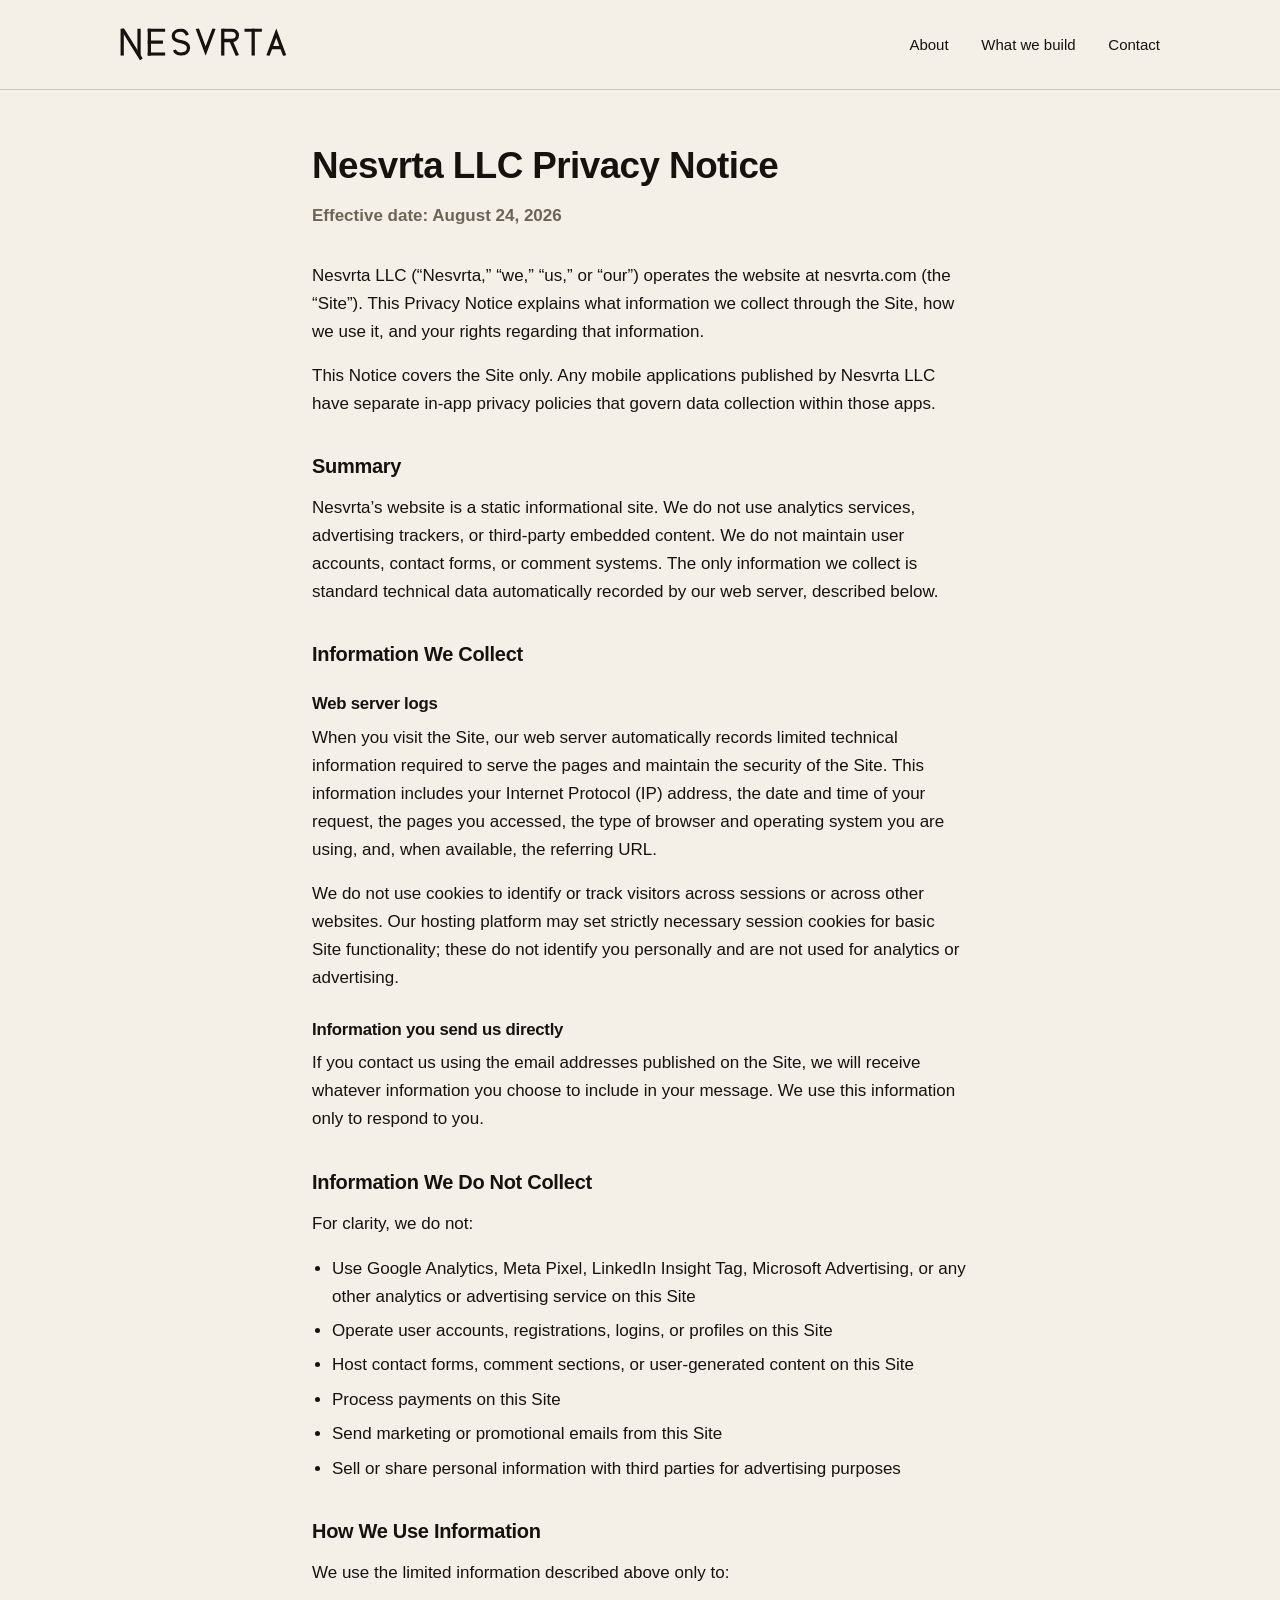
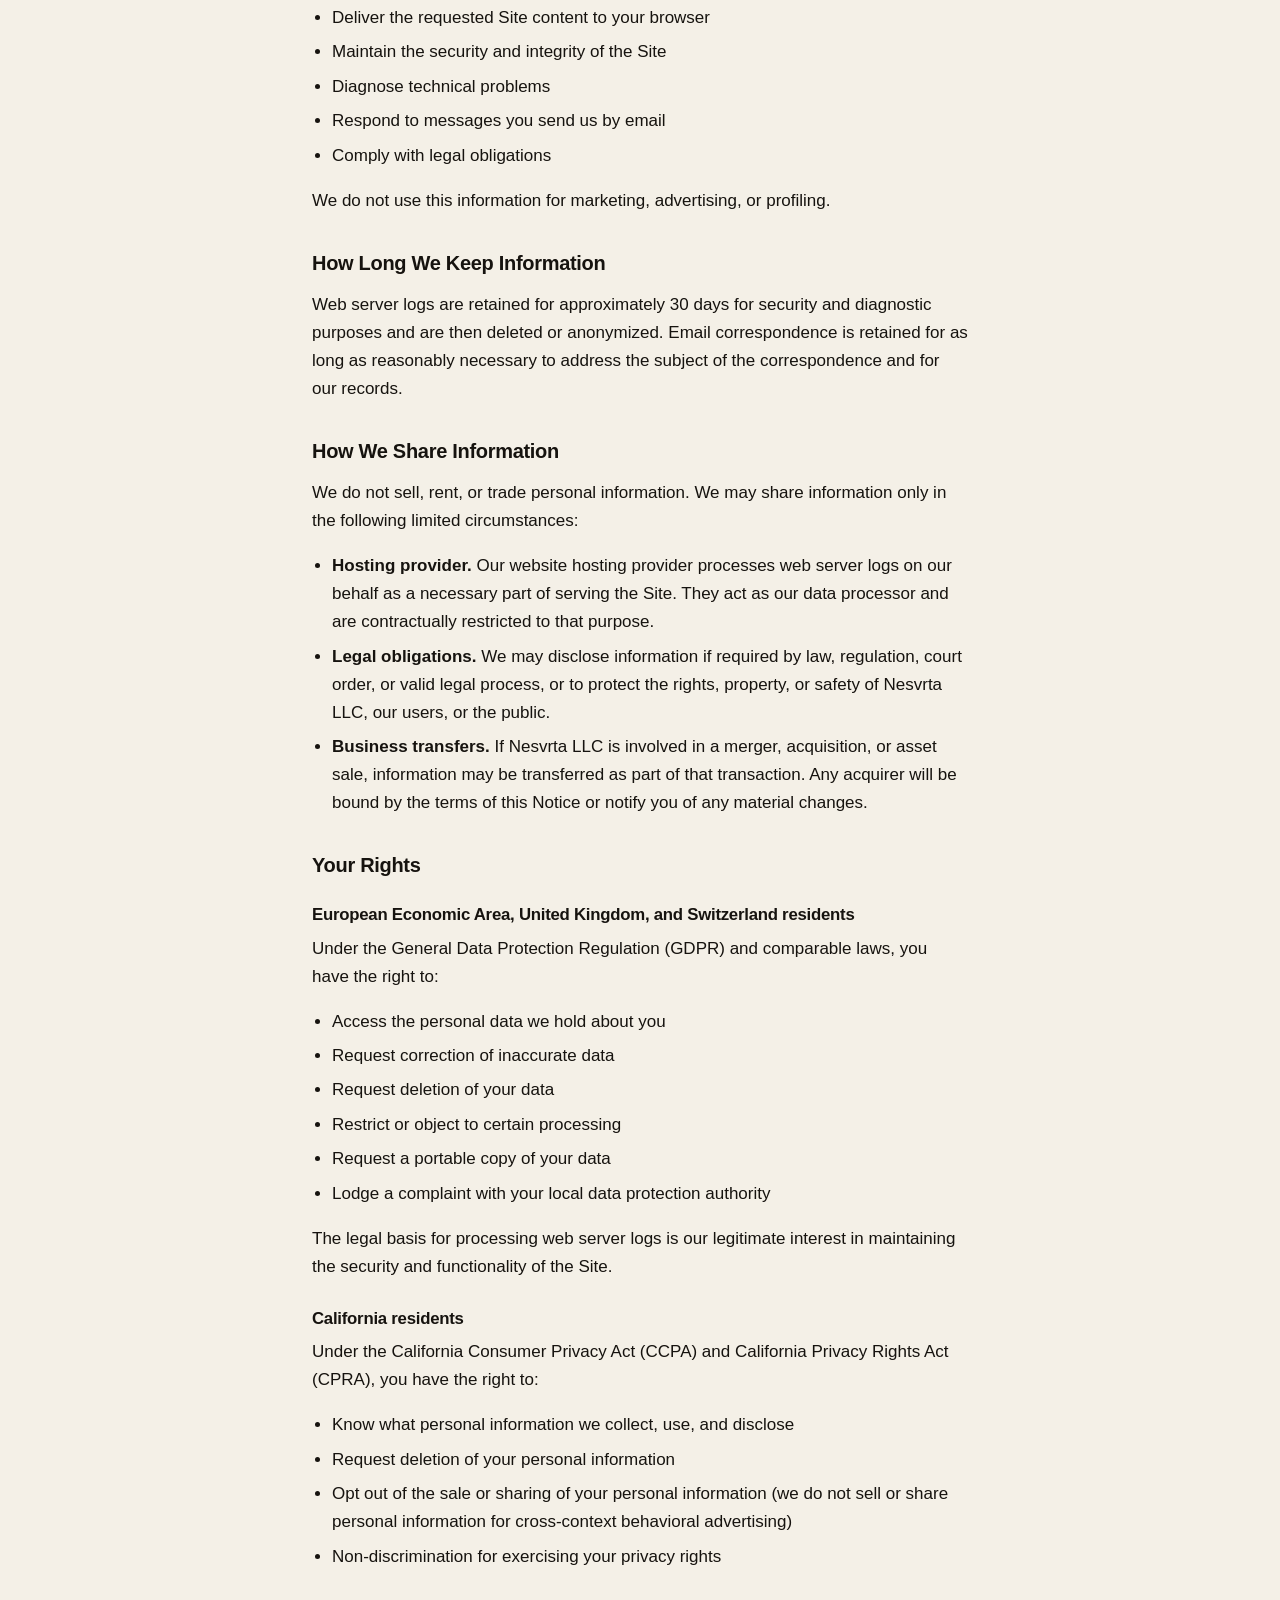
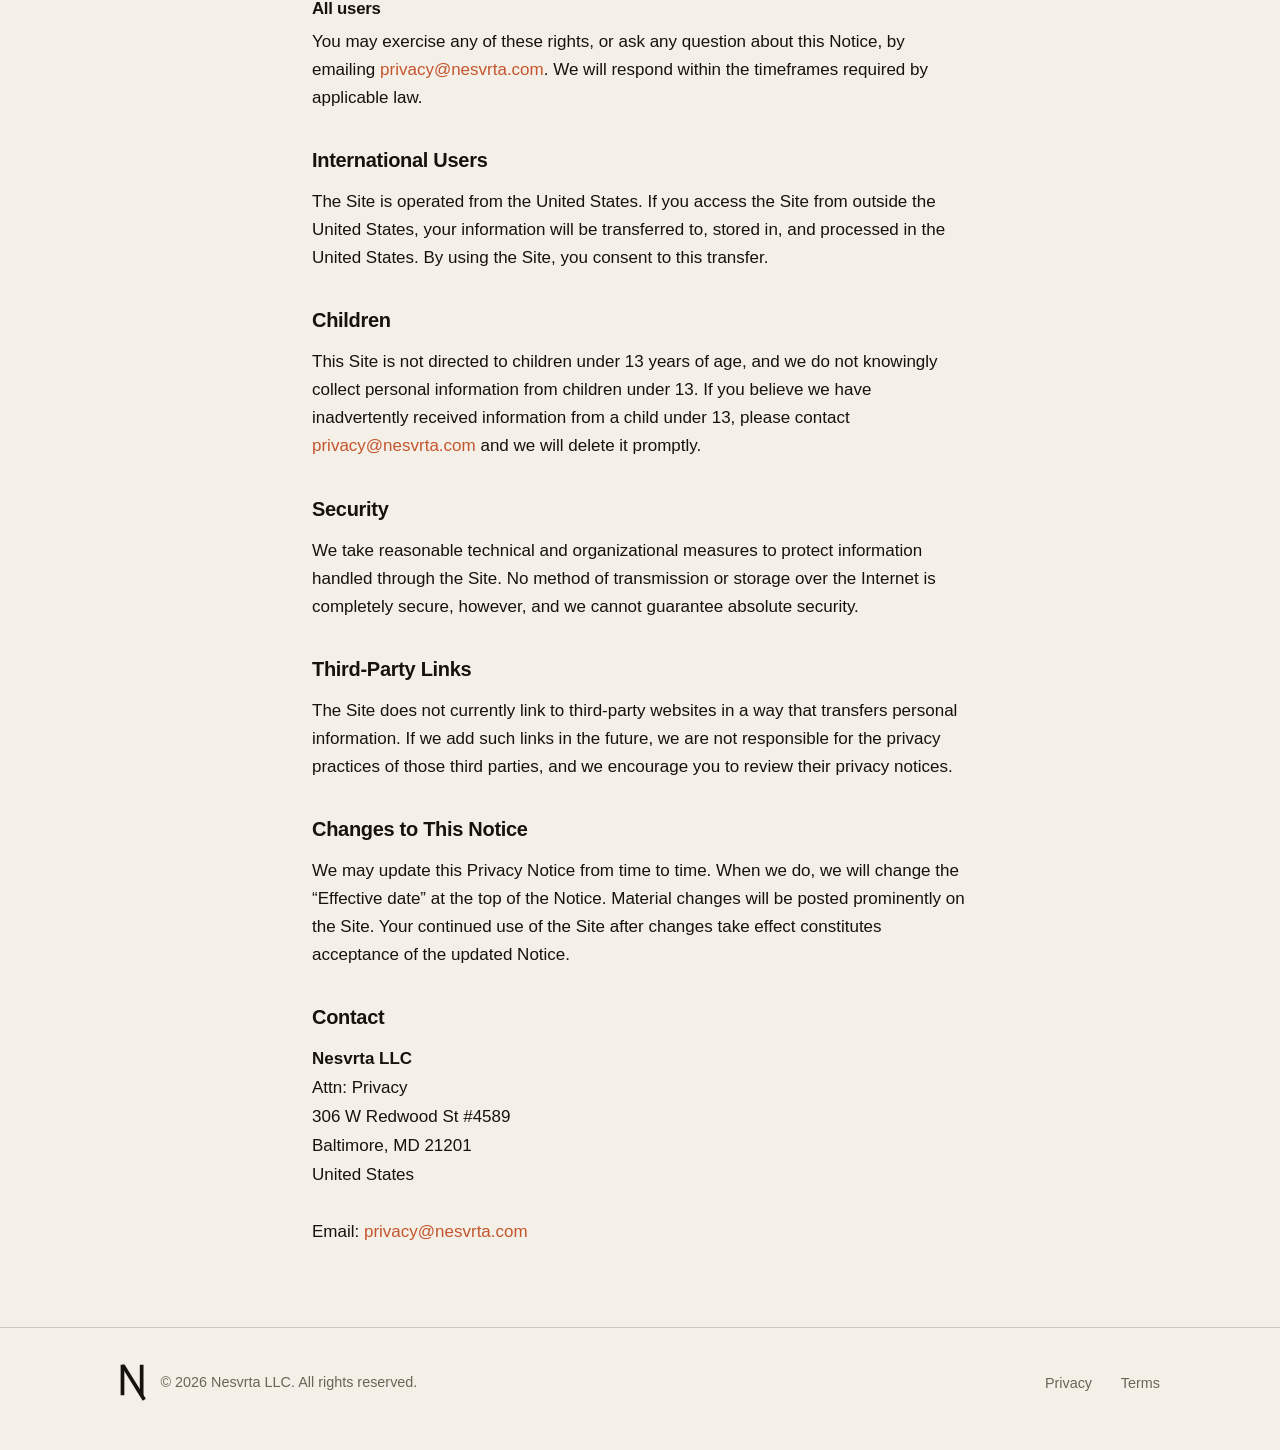
<file: privacy.html>
<!DOCTYPE html>
<html lang="en">
<head>
<meta charset="utf-8">
<meta name="viewport" content="width=device-width, initial-scale=1">
<title>Privacy — Nesvrta</title>
<meta name="robots" content="index,follow">
<link rel="canonical" href="https://nesvrta.com/privacy.html">
<link rel="icon" type="image/svg+xml" href="assets/nesvrta-favicon.svg">
<link rel="stylesheet" href="styles.css">
</head>
<body>
<a class="skip" href="#main">Skip to content</a>
<header class="site">
  <a class="wordmark" href="index.html" aria-label="Nesvrta — home"><svg class="logo-svg" xmlns="http://www.w3.org/2000/svg" viewBox="-2 -2 618 122" role="img" aria-label="Nesvrta">
  <defs>
    <clipPath id="bandAL"><rect x="-40" y="0" width="760" height="100"/></clipPath>
    <clipPath id="tailAL"><rect x="-40" y="0" width="760" height="150"/></clipPath>
  </defs>
  <g fill="none" stroke="#16130F" stroke-width="12" stroke-linecap="butt" stroke-linejoin="miter" stroke-miterlimit="12">
    <g clip-path="url(#bandAL)"><path d="M6 0V100"/><path d="M68 0V100"/>
    <path d="M106 0V100"/><path d="M100 6H164"/><path d="M100 50H156"/><path d="M100 94H164"/>
    <path d="M246 24C241 13 233 6 222 6C206 6 194 14 194 27C194 39 204 45 222 48C240 51 250 58 250 71C250 85 238 94 222 94C211 94 202 89 198 79"/>
    <path d="M282 0L313 83L344 0"/>
    <path d="M376 0V100"/><path d="M376 6H408C422 6 430 14 430 25C430 36 422 44 408 44H376"/><path d="M406 44L430 100"/>
    <path d="M456 6H520"/><path d="M488 0V100"/>
    <path d="M542 100L573 17L604 100"/><path d="M550 70H596"/></g>
    <g clip-path="url(#tailAL)"><path d="M6 0L76.4 113.6"/></g>
  </g>
</svg></a>
  <nav class="site" aria-label="Primary">
    <a href="index.html#about">About</a>
    <a href="index.html#build">What we build</a>
    <a href="index.html#contact">Contact</a>
  </nav>
</header>
<hr class="rule">
<main id="main">
<article class="legal">

<h1>Nesvrta LLC Privacy Notice</h1>
<p class="effective"><strong>Effective date: August 24, 2026</strong></p>

<p>Nesvrta LLC (&ldquo;Nesvrta,&rdquo; &ldquo;we,&rdquo; &ldquo;us,&rdquo; or &ldquo;our&rdquo;) operates the website at nesvrta.com (the &ldquo;Site&rdquo;). This Privacy Notice explains what information we collect through the Site, how we use it, and your rights regarding that information.</p>
<p>This Notice covers the Site only. Any mobile applications published by Nesvrta LLC have separate in-app privacy policies that govern data collection within those apps.</p>

<h2>Summary</h2>
<p>Nesvrta&rsquo;s website is a static informational site. We do not use analytics services, advertising trackers, or third-party embedded content. We do not maintain user accounts, contact forms, or comment systems. The only information we collect is standard technical data automatically recorded by our web server, described below.</p>

<h2>Information We Collect</h2>
<h3>Web server logs</h3>
<p>When you visit the Site, our web server automatically records limited technical information required to serve the pages and maintain the security of the Site. This information includes your Internet Protocol (IP) address, the date and time of your request, the pages you accessed, the type of browser and operating system you are using, and, when available, the referring URL.</p>
<p>We do not use cookies to identify or track visitors across sessions or across other websites. Our hosting platform may set strictly necessary session cookies for basic Site functionality; these do not identify you personally and are not used for analytics or advertising.</p>
<h3>Information you send us directly</h3>
<p>If you contact us using the email addresses published on the Site, we will receive whatever information you choose to include in your message. We use this information only to respond to you.</p>

<h2>Information We Do Not Collect</h2>
<p>For clarity, we do not:</p>
<ul>
<li>Use Google Analytics, Meta Pixel, LinkedIn Insight Tag, Microsoft Advertising, or any other analytics or advertising service on this Site</li>
<li>Operate user accounts, registrations, logins, or profiles on this Site</li>
<li>Host contact forms, comment sections, or user-generated content on this Site</li>
<li>Process payments on this Site</li>
<li>Send marketing or promotional emails from this Site</li>
<li>Sell or share personal information with third parties for advertising purposes</li>
</ul>

<h2>How We Use Information</h2>
<p>We use the limited information described above only to:</p>
<ul>
<li>Deliver the requested Site content to your browser</li>
<li>Maintain the security and integrity of the Site</li>
<li>Diagnose technical problems</li>
<li>Respond to messages you send us by email</li>
<li>Comply with legal obligations</li>
</ul>
<p>We do not use this information for marketing, advertising, or profiling.</p>

<h2>How Long We Keep Information</h2>
<p>Web server logs are retained for approximately 30 days for security and diagnostic purposes and are then deleted or anonymized. Email correspondence is retained for as long as reasonably necessary to address the subject of the correspondence and for our records.</p>

<h2>How We Share Information</h2>
<p>We do not sell, rent, or trade personal information. We may share information only in the following limited circumstances:</p>
<ul>
<li><strong>Hosting provider.</strong> Our website hosting provider processes web server logs on our behalf as a necessary part of serving the Site. They act as our data processor and are contractually restricted to that purpose.</li>
<li><strong>Legal obligations.</strong> We may disclose information if required by law, regulation, court order, or valid legal process, or to protect the rights, property, or safety of Nesvrta LLC, our users, or the public.</li>
<li><strong>Business transfers.</strong> If Nesvrta LLC is involved in a merger, acquisition, or asset sale, information may be transferred as part of that transaction. Any acquirer will be bound by the terms of this Notice or notify you of any material changes.</li>
</ul>

<h2>Your Rights</h2>
<h3>European Economic Area, United Kingdom, and Switzerland residents</h3>
<p>Under the General Data Protection Regulation (GDPR) and comparable laws, you have the right to:</p>
<ul>
<li>Access the personal data we hold about you</li>
<li>Request correction of inaccurate data</li>
<li>Request deletion of your data</li>
<li>Restrict or object to certain processing</li>
<li>Request a portable copy of your data</li>
<li>Lodge a complaint with your local data protection authority</li>
</ul>
<p>The legal basis for processing web server logs is our legitimate interest in maintaining the security and functionality of the Site.</p>
<h3>California residents</h3>
<p>Under the California Consumer Privacy Act (CCPA) and California Privacy Rights Act (CPRA), you have the right to:</p>
<ul>
<li>Know what personal information we collect, use, and disclose</li>
<li>Request deletion of your personal information</li>
<li>Opt out of the sale or sharing of your personal information (we do not sell or share personal information for cross-context behavioral advertising)</li>
<li>Non-discrimination for exercising your privacy rights</li>
</ul>
<h3>All users</h3>
<p>You may exercise any of these rights, or ask any question about this Notice, by emailing <a href="mailto:privacy@nesvrta.com">privacy@nesvrta.com</a>. We will respond within the timeframes required by applicable law.</p>

<h2>International Users</h2>
<p>The Site is operated from the United States. If you access the Site from outside the United States, your information will be transferred to, stored in, and processed in the United States. By using the Site, you consent to this transfer.</p>

<h2>Children</h2>
<p>This Site is not directed to children under 13 years of age, and we do not knowingly collect personal information from children under 13. If you believe we have inadvertently received information from a child under 13, please contact <a href="mailto:privacy@nesvrta.com">privacy@nesvrta.com</a> and we will delete it promptly.</p>

<h2>Security</h2>
<p>We take reasonable technical and organizational measures to protect information handled through the Site. No method of transmission or storage over the Internet is completely secure, however, and we cannot guarantee absolute security.</p>

<h2>Third-Party Links</h2>
<p>The Site does not currently link to third-party websites in a way that transfers personal information. If we add such links in the future, we are not responsible for the privacy practices of those third parties, and we encourage you to review their privacy notices.</p>

<h2>Changes to This Notice</h2>
<p>We may update this Privacy Notice from time to time. When we do, we will change the &ldquo;Effective date&rdquo; at the top of the Notice. Material changes will be posted prominently on the Site. Your continued use of the Site after changes take effect constitutes acceptance of the updated Notice.</p>

<h2>Contact</h2>
<address>
<strong>Nesvrta LLC</strong><br>
Attn: Privacy<br>
306 W Redwood St #4589<br>
Baltimore, MD 21201<br>
United States<br><br>
Email: <a href="mailto:privacy@nesvrta.com">privacy@nesvrta.com</a>
</address>

</article>
</main>
<hr class="rule">
<footer class="site">
  <div class="foot-left">
    <span class="mark" aria-hidden="true"><svg class="logo-svg" xmlns="http://www.w3.org/2000/svg" viewBox="-2 -2 84 122" role="img" aria-label="Nesvrta">
  <defs>
    <clipPath id="bandBLF"><rect x="-40" y="0" width="760" height="100"/></clipPath>
    <clipPath id="tailBLF"><rect x="-40" y="0" width="760" height="150"/></clipPath>
  </defs>
  <g fill="none" stroke="#16130F" stroke-width="12" stroke-linecap="butt" stroke-linejoin="miter" stroke-miterlimit="12">
    <g clip-path="url(#bandBLF)"><path d="M6 0V100"/><path d="M68 0V100"/></g>
    <g clip-path="url(#tailBLF)"><path d="M6 0L76.4 113.6"/></g>
  </g>
</svg></span>
    <span>&copy; 2026 Nesvrta LLC. All rights reserved.</span>
  </div>
  <nav aria-label="Legal">
    <a href="privacy.html">Privacy</a>
    <a href="terms.html">Terms</a>
  </nav>
</footer>
</body>
</html>
</file>
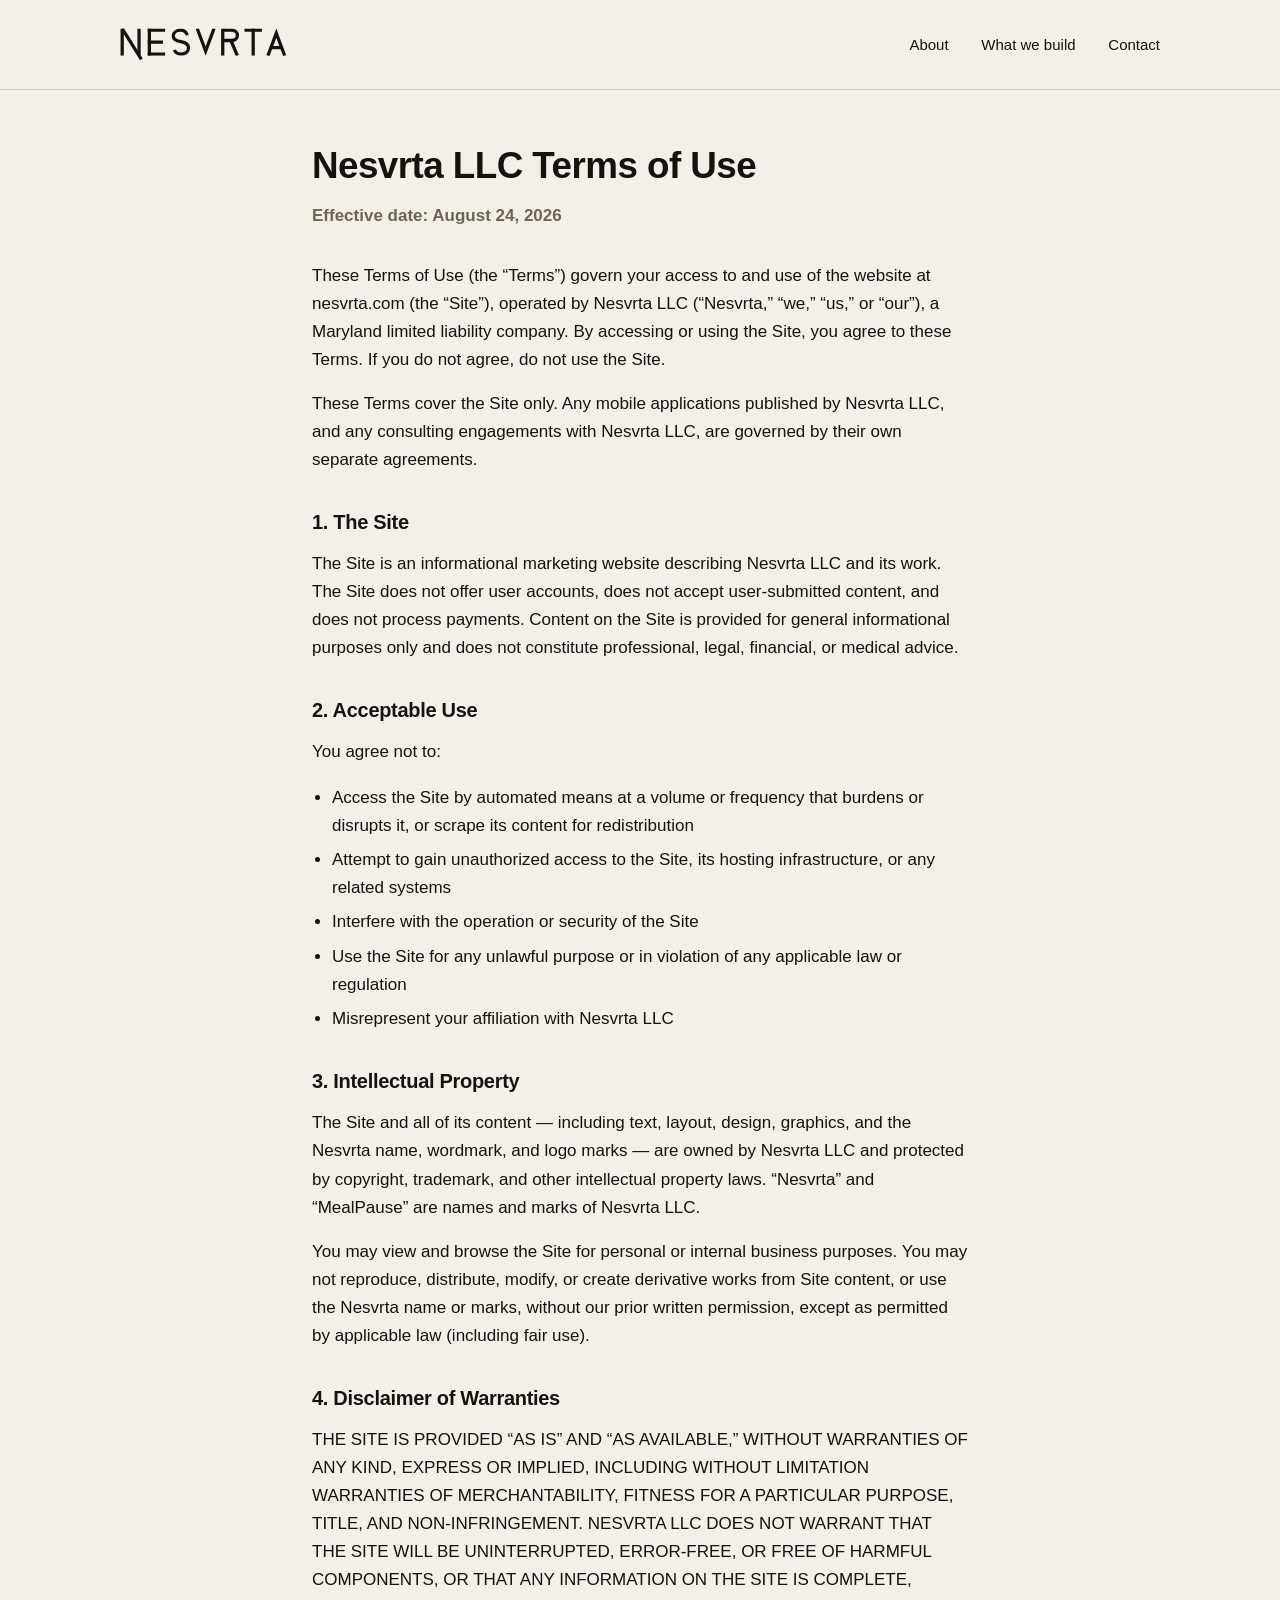
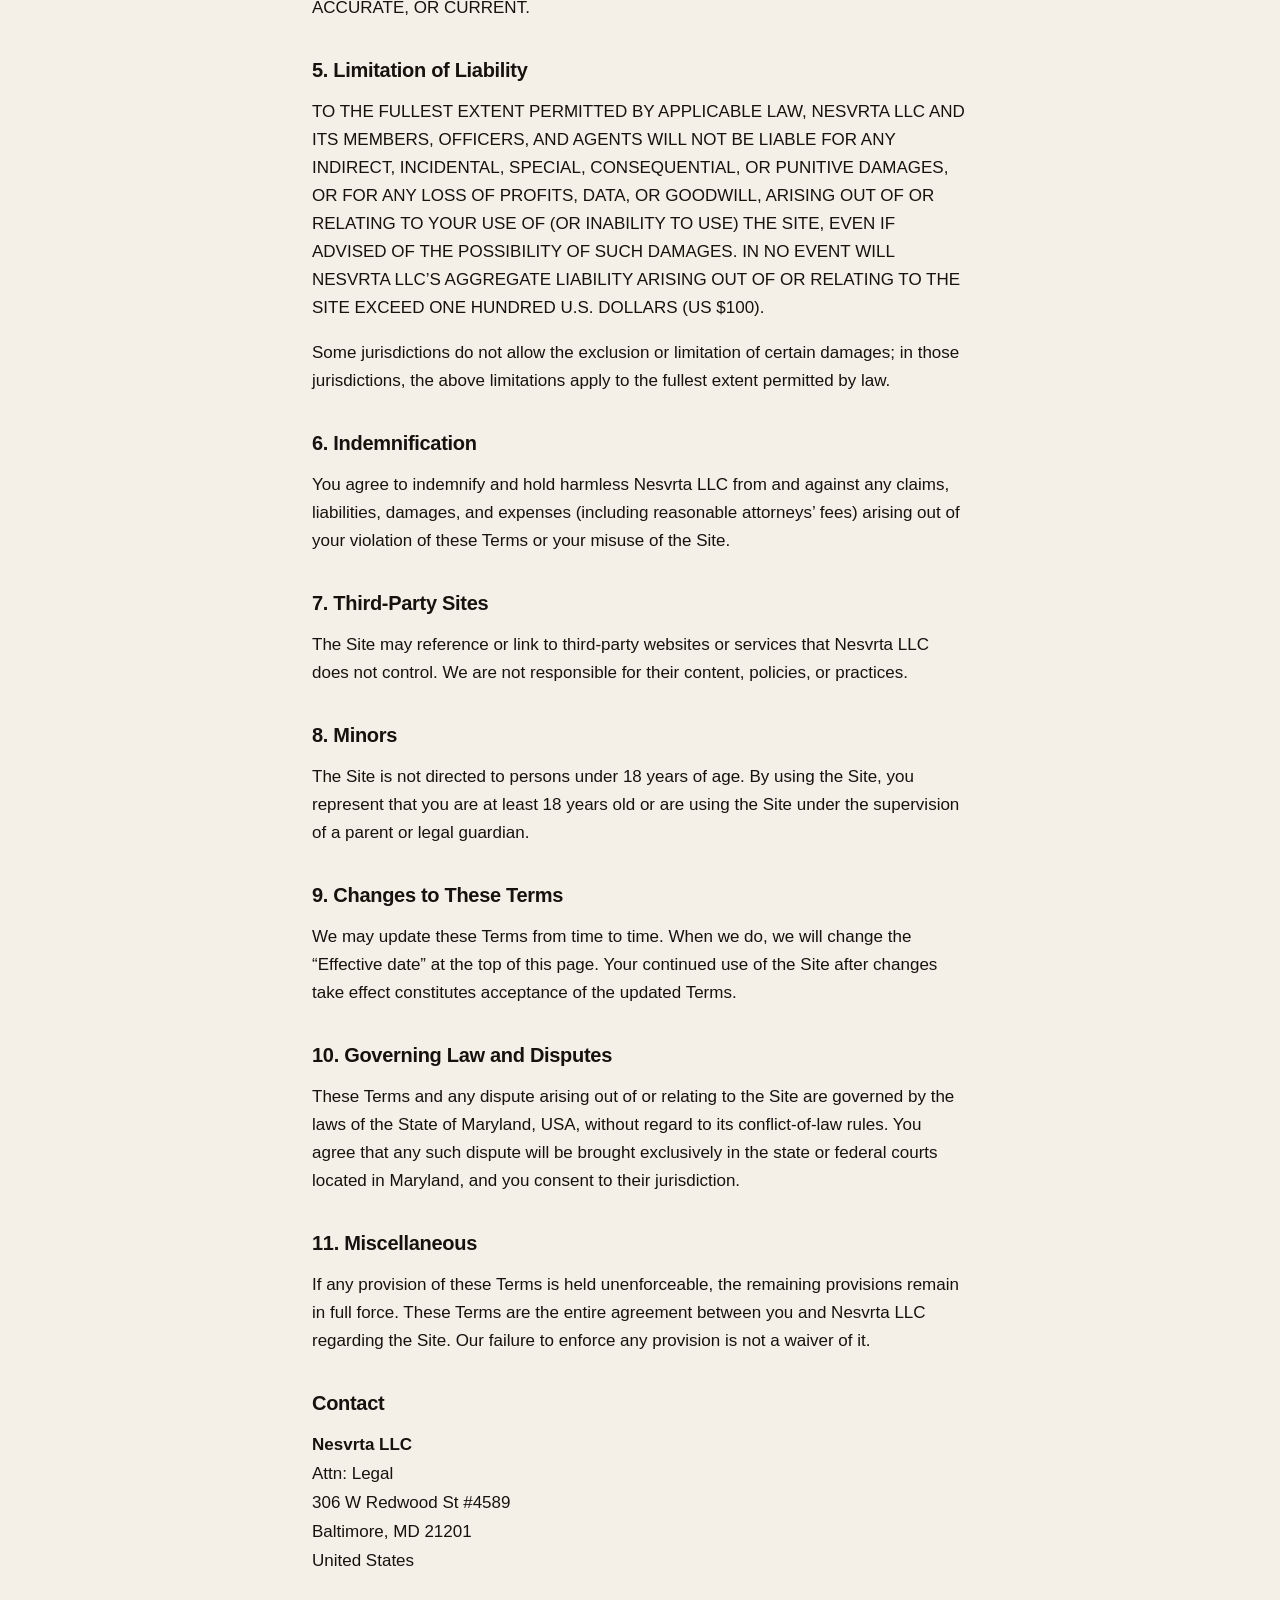
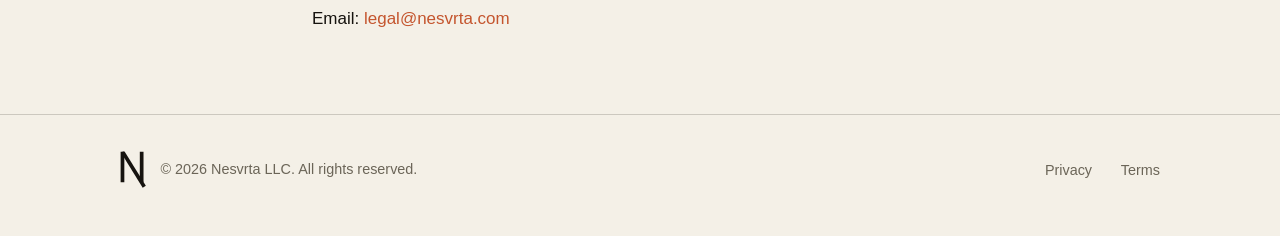
<file: terms.html>
<!DOCTYPE html>
<html lang="en">
<head>
<meta charset="utf-8">
<meta name="viewport" content="width=device-width, initial-scale=1">
<title>Terms — Nesvrta</title>
<meta name="robots" content="index,follow">
<link rel="canonical" href="https://nesvrta.com/terms.html">
<link rel="icon" type="image/svg+xml" href="assets/nesvrta-favicon.svg">
<link rel="stylesheet" href="styles.css">
</head>
<body>
<a class="skip" href="#main">Skip to content</a>
<header class="site">
  <a class="wordmark" href="index.html" aria-label="Nesvrta — home"><svg class="logo-svg" xmlns="http://www.w3.org/2000/svg" viewBox="-2 -2 618 122" role="img" aria-label="Nesvrta">
  <defs>
    <clipPath id="bandAL"><rect x="-40" y="0" width="760" height="100"/></clipPath>
    <clipPath id="tailAL"><rect x="-40" y="0" width="760" height="150"/></clipPath>
  </defs>
  <g fill="none" stroke="#16130F" stroke-width="12" stroke-linecap="butt" stroke-linejoin="miter" stroke-miterlimit="12">
    <g clip-path="url(#bandAL)"><path d="M6 0V100"/><path d="M68 0V100"/>
    <path d="M106 0V100"/><path d="M100 6H164"/><path d="M100 50H156"/><path d="M100 94H164"/>
    <path d="M246 24C241 13 233 6 222 6C206 6 194 14 194 27C194 39 204 45 222 48C240 51 250 58 250 71C250 85 238 94 222 94C211 94 202 89 198 79"/>
    <path d="M282 0L313 83L344 0"/>
    <path d="M376 0V100"/><path d="M376 6H408C422 6 430 14 430 25C430 36 422 44 408 44H376"/><path d="M406 44L430 100"/>
    <path d="M456 6H520"/><path d="M488 0V100"/>
    <path d="M542 100L573 17L604 100"/><path d="M550 70H596"/></g>
    <g clip-path="url(#tailAL)"><path d="M6 0L76.4 113.6"/></g>
  </g>
</svg></a>
  <nav class="site" aria-label="Primary">
    <a href="index.html#about">About</a>
    <a href="index.html#build">What we build</a>
    <a href="index.html#contact">Contact</a>
  </nav>
</header>
<hr class="rule">
<main id="main">
<article class="legal">

<h1>Nesvrta LLC Terms of Use</h1>
<p class="effective"><strong>Effective date: August 24, 2026</strong></p>

<p>These Terms of Use (the &ldquo;Terms&rdquo;) govern your access to and use of the website at nesvrta.com (the &ldquo;Site&rdquo;), operated by Nesvrta LLC (&ldquo;Nesvrta,&rdquo; &ldquo;we,&rdquo; &ldquo;us,&rdquo; or &ldquo;our&rdquo;), a Maryland limited liability company. By accessing or using the Site, you agree to these Terms. If you do not agree, do not use the Site.</p>
<p>These Terms cover the Site only. Any mobile applications published by Nesvrta LLC, and any consulting engagements with Nesvrta LLC, are governed by their own separate agreements.</p>

<h2>1. The Site</h2>
<p>The Site is an informational marketing website describing Nesvrta LLC and its work. The Site does not offer user accounts, does not accept user-submitted content, and does not process payments. Content on the Site is provided for general informational purposes only and does not constitute professional, legal, financial, or medical advice.</p>

<h2>2. Acceptable Use</h2>
<p>You agree not to:</p>
<ul>
<li>Access the Site by automated means at a volume or frequency that burdens or disrupts it, or scrape its content for redistribution</li>
<li>Attempt to gain unauthorized access to the Site, its hosting infrastructure, or any related systems</li>
<li>Interfere with the operation or security of the Site</li>
<li>Use the Site for any unlawful purpose or in violation of any applicable law or regulation</li>
<li>Misrepresent your affiliation with Nesvrta LLC</li>
</ul>

<h2>3. Intellectual Property</h2>
<p>The Site and all of its content &mdash; including text, layout, design, graphics, and the Nesvrta name, wordmark, and logo marks &mdash; are owned by Nesvrta LLC and protected by copyright, trademark, and other intellectual property laws. &ldquo;Nesvrta&rdquo; and &ldquo;MealPause&rdquo; are names and marks of Nesvrta LLC.</p>
<p>You may view and browse the Site for personal or internal business purposes. You may not reproduce, distribute, modify, or create derivative works from Site content, or use the Nesvrta name or marks, without our prior written permission, except as permitted by applicable law (including fair use).</p>

<h2>4. Disclaimer of Warranties</h2>
<p>THE SITE IS PROVIDED &ldquo;AS IS&rdquo; AND &ldquo;AS AVAILABLE,&rdquo; WITHOUT WARRANTIES OF ANY KIND, EXPRESS OR IMPLIED, INCLUDING WITHOUT LIMITATION WARRANTIES OF MERCHANTABILITY, FITNESS FOR A PARTICULAR PURPOSE, TITLE, AND NON-INFRINGEMENT. NESVRTA LLC DOES NOT WARRANT THAT THE SITE WILL BE UNINTERRUPTED, ERROR-FREE, OR FREE OF HARMFUL COMPONENTS, OR THAT ANY INFORMATION ON THE SITE IS COMPLETE, ACCURATE, OR CURRENT.</p>

<h2>5. Limitation of Liability</h2>
<p>TO THE FULLEST EXTENT PERMITTED BY APPLICABLE LAW, NESVRTA LLC AND ITS MEMBERS, OFFICERS, AND AGENTS WILL NOT BE LIABLE FOR ANY INDIRECT, INCIDENTAL, SPECIAL, CONSEQUENTIAL, OR PUNITIVE DAMAGES, OR FOR ANY LOSS OF PROFITS, DATA, OR GOODWILL, ARISING OUT OF OR RELATING TO YOUR USE OF (OR INABILITY TO USE) THE SITE, EVEN IF ADVISED OF THE POSSIBILITY OF SUCH DAMAGES. IN NO EVENT WILL NESVRTA LLC&rsquo;S AGGREGATE LIABILITY ARISING OUT OF OR RELATING TO THE SITE EXCEED ONE HUNDRED U.S. DOLLARS (US $100).</p>
<p>Some jurisdictions do not allow the exclusion or limitation of certain damages; in those jurisdictions, the above limitations apply to the fullest extent permitted by law.</p>

<h2>6. Indemnification</h2>
<p>You agree to indemnify and hold harmless Nesvrta LLC from and against any claims, liabilities, damages, and expenses (including reasonable attorneys&rsquo; fees) arising out of your violation of these Terms or your misuse of the Site.</p>

<h2>7. Third-Party Sites</h2>
<p>The Site may reference or link to third-party websites or services that Nesvrta LLC does not control. We are not responsible for their content, policies, or practices.</p>

<h2>8. Minors</h2>
<p>The Site is not directed to persons under 18 years of age. By using the Site, you represent that you are at least 18 years old or are using the Site under the supervision of a parent or legal guardian.</p>

<h2>9. Changes to These Terms</h2>
<p>We may update these Terms from time to time. When we do, we will change the &ldquo;Effective date&rdquo; at the top of this page. Your continued use of the Site after changes take effect constitutes acceptance of the updated Terms.</p>

<h2>10. Governing Law and Disputes</h2>
<p>These Terms and any dispute arising out of or relating to the Site are governed by the laws of the State of Maryland, USA, without regard to its conflict-of-law rules. You agree that any such dispute will be brought exclusively in the state or federal courts located in Maryland, and you consent to their jurisdiction.</p>

<h2>11. Miscellaneous</h2>
<p>If any provision of these Terms is held unenforceable, the remaining provisions remain in full force. These Terms are the entire agreement between you and Nesvrta LLC regarding the Site. Our failure to enforce any provision is not a waiver of it.</p>

<h2>Contact</h2>
<address>
<strong>Nesvrta LLC</strong><br>
Attn: Legal<br>
306 W Redwood St #4589<br>
Baltimore, MD 21201<br>
United States<br><br>
Email: <a href="mailto:legal@nesvrta.com">legal@nesvrta.com</a>
</address>

</article>
</main>
<hr class="rule">
<footer class="site">
  <div class="foot-left">
    <span class="mark" aria-hidden="true"><svg class="logo-svg" xmlns="http://www.w3.org/2000/svg" viewBox="-2 -2 84 122" role="img" aria-label="Nesvrta">
  <defs>
    <clipPath id="bandBLF"><rect x="-40" y="0" width="760" height="100"/></clipPath>
    <clipPath id="tailBLF"><rect x="-40" y="0" width="760" height="150"/></clipPath>
  </defs>
  <g fill="none" stroke="#16130F" stroke-width="12" stroke-linecap="butt" stroke-linejoin="miter" stroke-miterlimit="12">
    <g clip-path="url(#bandBLF)"><path d="M6 0V100"/><path d="M68 0V100"/></g>
    <g clip-path="url(#tailBLF)"><path d="M6 0L76.4 113.6"/></g>
  </g>
</svg></span>
    <span>&copy; 2026 Nesvrta LLC. All rights reserved.</span>
  </div>
  <nav aria-label="Legal">
    <a href="privacy.html">Privacy</a>
    <a href="terms.html">Terms</a>
  </nav>
</footer>
</body>
</html>
</file>
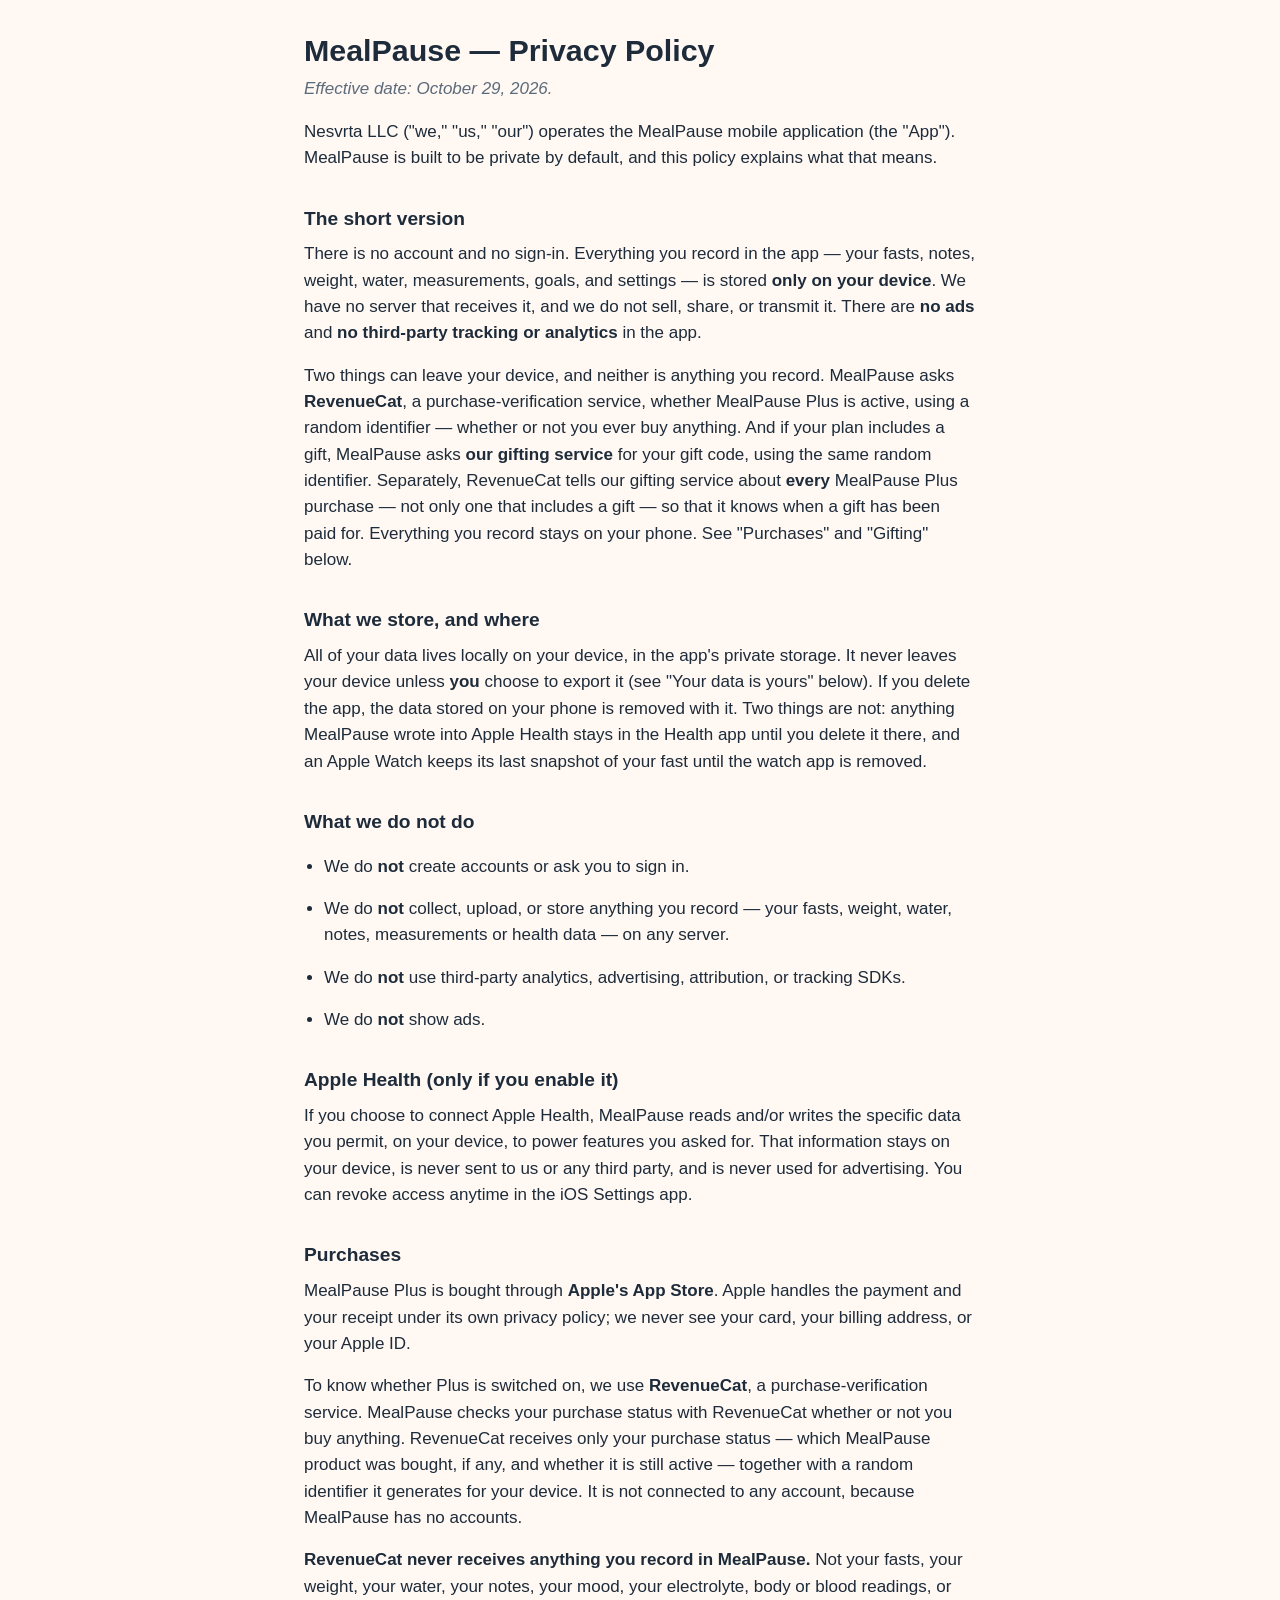
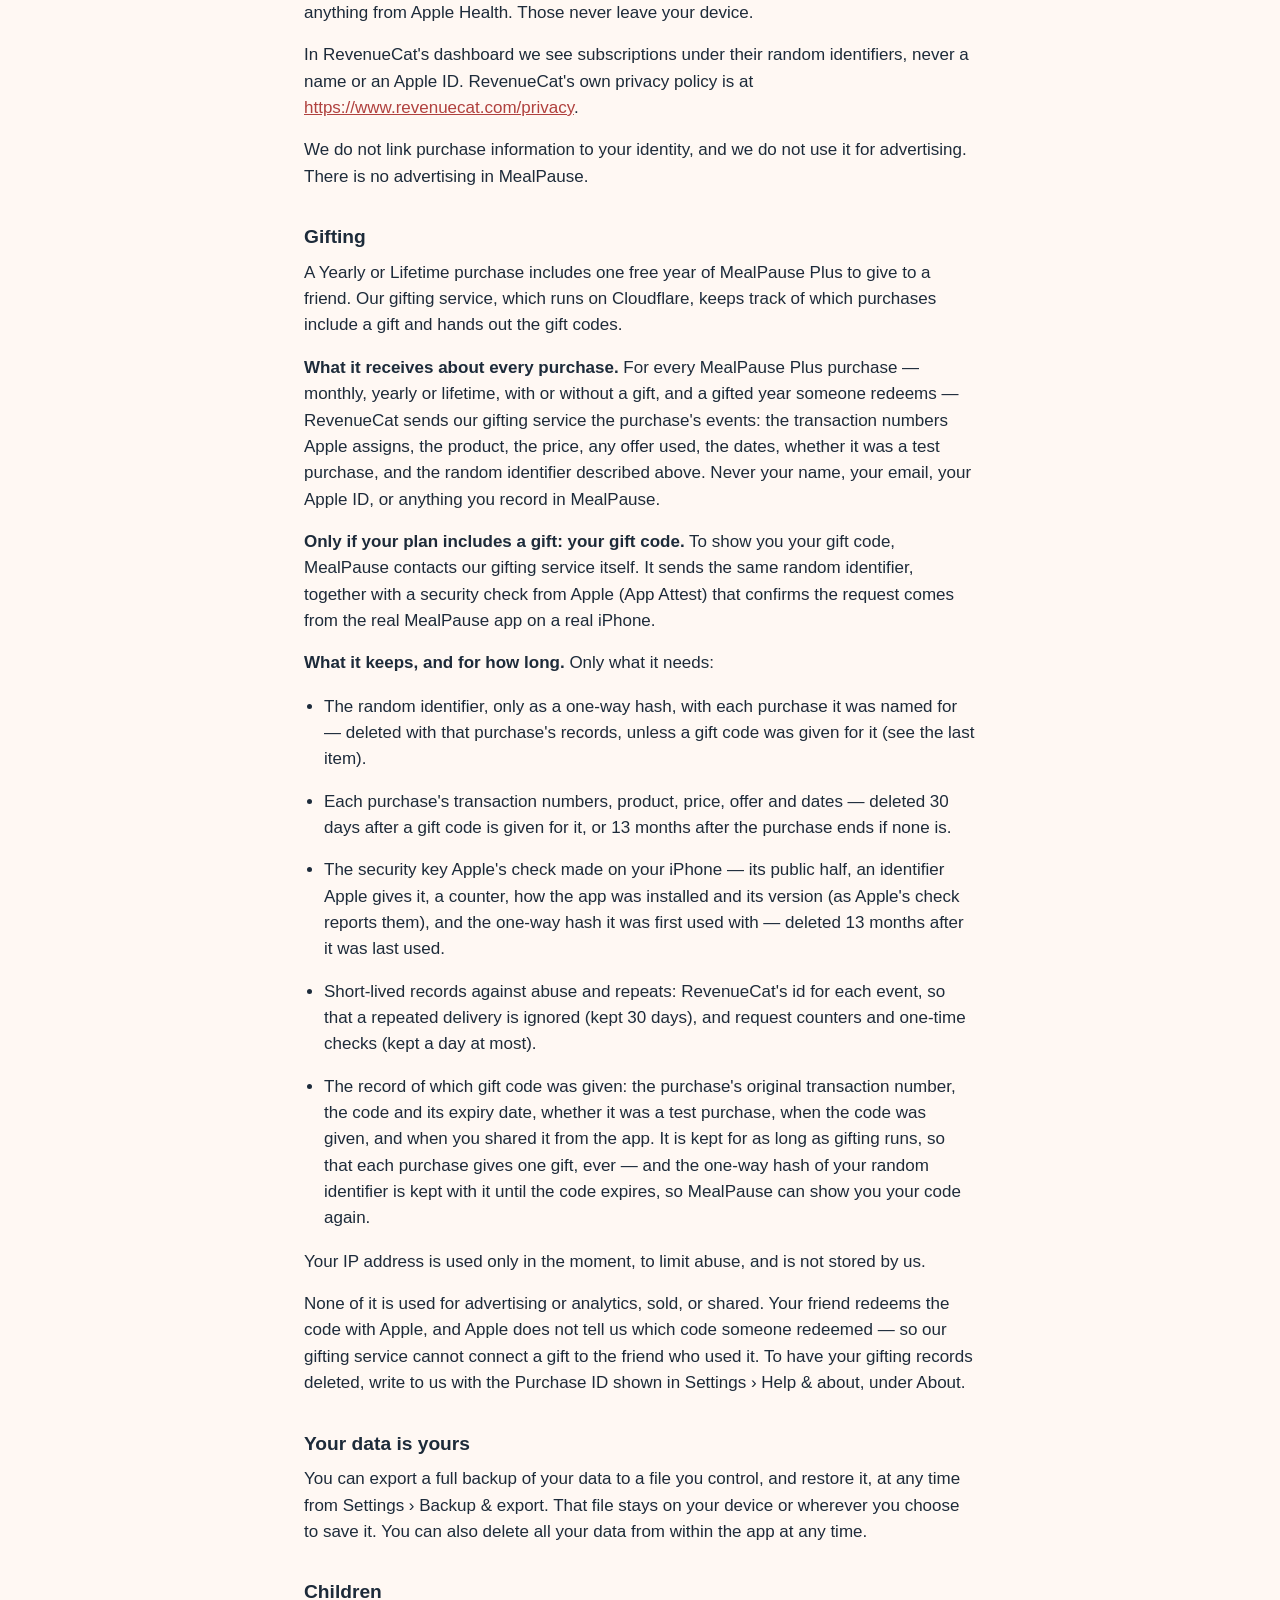
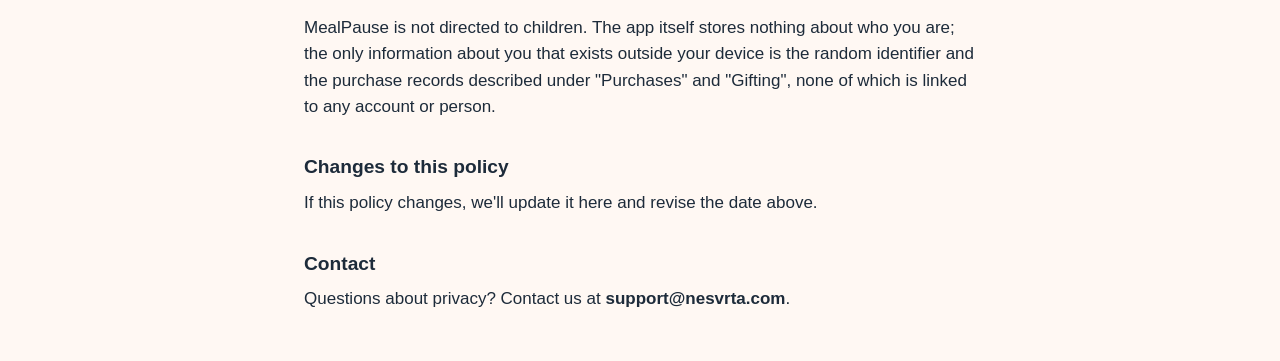
<file: mealpause/privacy.html>
<!doctype html>
<html lang="en">
<head>
<meta charset="utf-8">
<meta name="viewport" content="width=device-width, initial-scale=1">
<meta name="color-scheme" content="light dark">
<title>MealPause — Privacy Policy</title>
<link rel="canonical" href="https://nesvrta.com/mealpause/privacy.html">
<!-- GENERATED from src/content/legal/privacy-policy.md by scripts/make-legal-html.mjs — do not edit by hand; edit the
     markdown and re-run the script. Self-contained: no scripts, no external assets, no tracking. -->
<style>
  body { margin: 0; padding: 2rem 1rem; background: #fff8f3; color: #1d2b3a; font: 17px/1.55 -apple-system, "Segoe UI", Helvetica, Arial, sans-serif; }
  main { max-width: 42rem; margin: 0 auto; }
  h1 { font-size: 1.9rem; line-height: 1.2; margin: 0 0 0.5rem; }
  h2 { font-size: 1.2rem; margin: 2rem 0 0.5rem; }
  p, li { margin: 0 0 1rem; }
  ul { padding-left: 1.25rem; }
  a { color: #b0413e; }
  em { color: #5b6b7a; }
  @media (prefers-color-scheme: dark) {
    body { background: #121820; color: #e9eef3; }
    a { color: #f29b95; }
    em { color: #a3b0bd; }
  }
</style>
</head>
<body>
<main>
<h1>MealPause — Privacy Policy</h1>
<p><em>Effective date: October 29, 2026.</em></p>
<p>Nesvrta LLC ("we," "us," "our") operates the MealPause mobile application (the "App"). MealPause is built to be private by default, and this policy explains what that means.</p>
<h2>The short version</h2>
<p>There is no account and no sign-in. Everything you record in the app — your fasts, notes, weight, water, measurements, goals, and settings — is stored <strong>only on your device</strong>. We have no server that receives it, and we do not sell, share, or transmit it. There are <strong>no ads</strong> and <strong>no third-party tracking or analytics</strong> in the app.</p>
<p>Two things can leave your device, and neither is anything you record. MealPause asks <strong>RevenueCat</strong>, a purchase-verification service, whether MealPause Plus is active, using a random identifier — whether or not you ever buy anything. And if your plan includes a gift, MealPause asks <strong>our gifting service</strong> for your gift code, using the same random identifier. Separately, RevenueCat tells our gifting service about <strong>every</strong> MealPause Plus purchase — not only one that includes a gift — so that it knows when a gift has been paid for. Everything you record stays on your phone. See "Purchases" and "Gifting" below.</p>
<h2>What we store, and where</h2>
<p>All of your data lives locally on your device, in the app's private storage. It never leaves your device unless <strong>you</strong> choose to export it (see "Your data is yours" below). If you delete the app, the data stored on your phone is removed with it. Two things are not: anything MealPause wrote into Apple Health stays in the Health app until you delete it there, and an Apple Watch keeps its last snapshot of your fast until the watch app is removed.</p>
<h2>What we do not do</h2>
<ul>
<li>We do <strong>not</strong> create accounts or ask you to sign in.</li>
<li>We do <strong>not</strong> collect, upload, or store anything you record — your fasts, weight, water, notes, measurements or health data — on any server.</li>
<li>We do <strong>not</strong> use third-party analytics, advertising, attribution, or tracking SDKs.</li>
<li>We do <strong>not</strong> show ads.</li>
</ul>
<h2>Apple Health (only if you enable it)</h2>
<p>If you choose to connect Apple Health, MealPause reads and/or writes the specific data you permit, on your device, to power features you asked for. That information stays on your device, is never sent to us or any third party, and is never used for advertising. You can revoke access anytime in the iOS Settings app.</p>
<h2>Purchases</h2>
<p>MealPause Plus is bought through <strong>Apple's App Store</strong>. Apple handles the payment and your receipt under its own privacy policy; we never see your card, your billing address, or your Apple ID.</p>
<p>To know whether Plus is switched on, we use <strong>RevenueCat</strong>, a purchase-verification service. MealPause checks your purchase status with RevenueCat whether or not you buy anything. RevenueCat receives only your purchase status — which MealPause product was bought, if any, and whether it is still active — together with a random identifier it generates for your device. It is not connected to any account, because MealPause has no accounts.</p>
<p><strong>RevenueCat never receives anything you record in MealPause.</strong> Not your fasts, your weight, your water, your notes, your mood, your electrolyte, body or blood readings, or anything from Apple Health. Those never leave your device.</p>
<p>In RevenueCat's dashboard we see subscriptions under their random identifiers, never a name or an Apple ID. RevenueCat's own privacy policy is at <a href="https://www.revenuecat.com/privacy">https://www.revenuecat.com/privacy</a>.</p>
<p>We do not link purchase information to your identity, and we do not use it for advertising. There is no advertising in MealPause.</p>
<h2>Gifting</h2>
<p>A Yearly or Lifetime purchase includes one free year of MealPause Plus to give to a friend. Our gifting service, which runs on Cloudflare, keeps track of which purchases include a gift and hands out the gift codes.</p>
<p><strong>What it receives about every purchase.</strong> For every MealPause Plus purchase — monthly, yearly or lifetime, with or without a gift, and a gifted year someone redeems — RevenueCat sends our gifting service the purchase's events: the transaction numbers Apple assigns, the product, the price, any offer used, the dates, whether it was a test purchase, and the random identifier described above. Never your name, your email, your Apple ID, or anything you record in MealPause.</p>
<p><strong>Only if your plan includes a gift: your gift code.</strong> To show you your gift code, MealPause contacts our gifting service itself. It sends the same random identifier, together with a security check from Apple (App Attest) that confirms the request comes from the real MealPause app on a real iPhone.</p>
<p><strong>What it keeps, and for how long.</strong> Only what it needs:</p>
<ul>
<li>The random identifier, only as a one-way hash, with each purchase it was named for — deleted with that purchase's records, unless a gift code was given for it (see the last item).</li>
<li>Each purchase's transaction numbers, product, price, offer and dates — deleted 30 days after a gift code is given for it, or 13 months after the purchase ends if none is.</li>
<li>The security key Apple's check made on your iPhone — its public half, an identifier Apple gives it, a counter, how the app was installed and its version (as Apple's check reports them), and the one-way hash it was first used with — deleted 13 months after it was last used.</li>
<li>Short-lived records against abuse and repeats: RevenueCat's id for each event, so that a repeated delivery is ignored (kept 30 days), and request counters and one-time checks (kept a day at most).</li>
<li>The record of which gift code was given: the purchase's original transaction number, the code and its expiry date, whether it was a test purchase, when the code was given, and when you shared it from the app. It is kept for as long as gifting runs, so that each purchase gives one gift, ever — and the one-way hash of your random identifier is kept with it until the code expires, so MealPause can show you your code again.</li>
</ul>
<p>Your IP address is used only in the moment, to limit abuse, and is not stored by us.</p>
<p>None of it is used for advertising or analytics, sold, or shared. Your friend redeems the code with Apple, and Apple does not tell us which code someone redeemed — so our gifting service cannot connect a gift to the friend who used it. To have your gifting records deleted, write to us with the Purchase ID shown in Settings › Help &amp; about, under About.</p>
<h2>Your data is yours</h2>
<p>You can export a full backup of your data to a file you control, and restore it, at any time from Settings › Backup &amp; export. That file stays on your device or wherever you choose to save it. You can also delete all your data from within the app at any time.</p>
<h2>Children</h2>
<p>MealPause is not directed to children. The app itself stores nothing about who you are; the only information about you that exists outside your device is the random identifier and the purchase records described under "Purchases" and "Gifting", none of which is linked to any account or person.</p>
<h2>Changes to this policy</h2>
<p>If this policy changes, we'll update it here and revise the date above.</p>
<h2>Contact</h2>
<p>Questions about privacy? Contact us at <strong>support@nesvrta.com</strong>.</p>
</main>
</body>
</html>
</file>
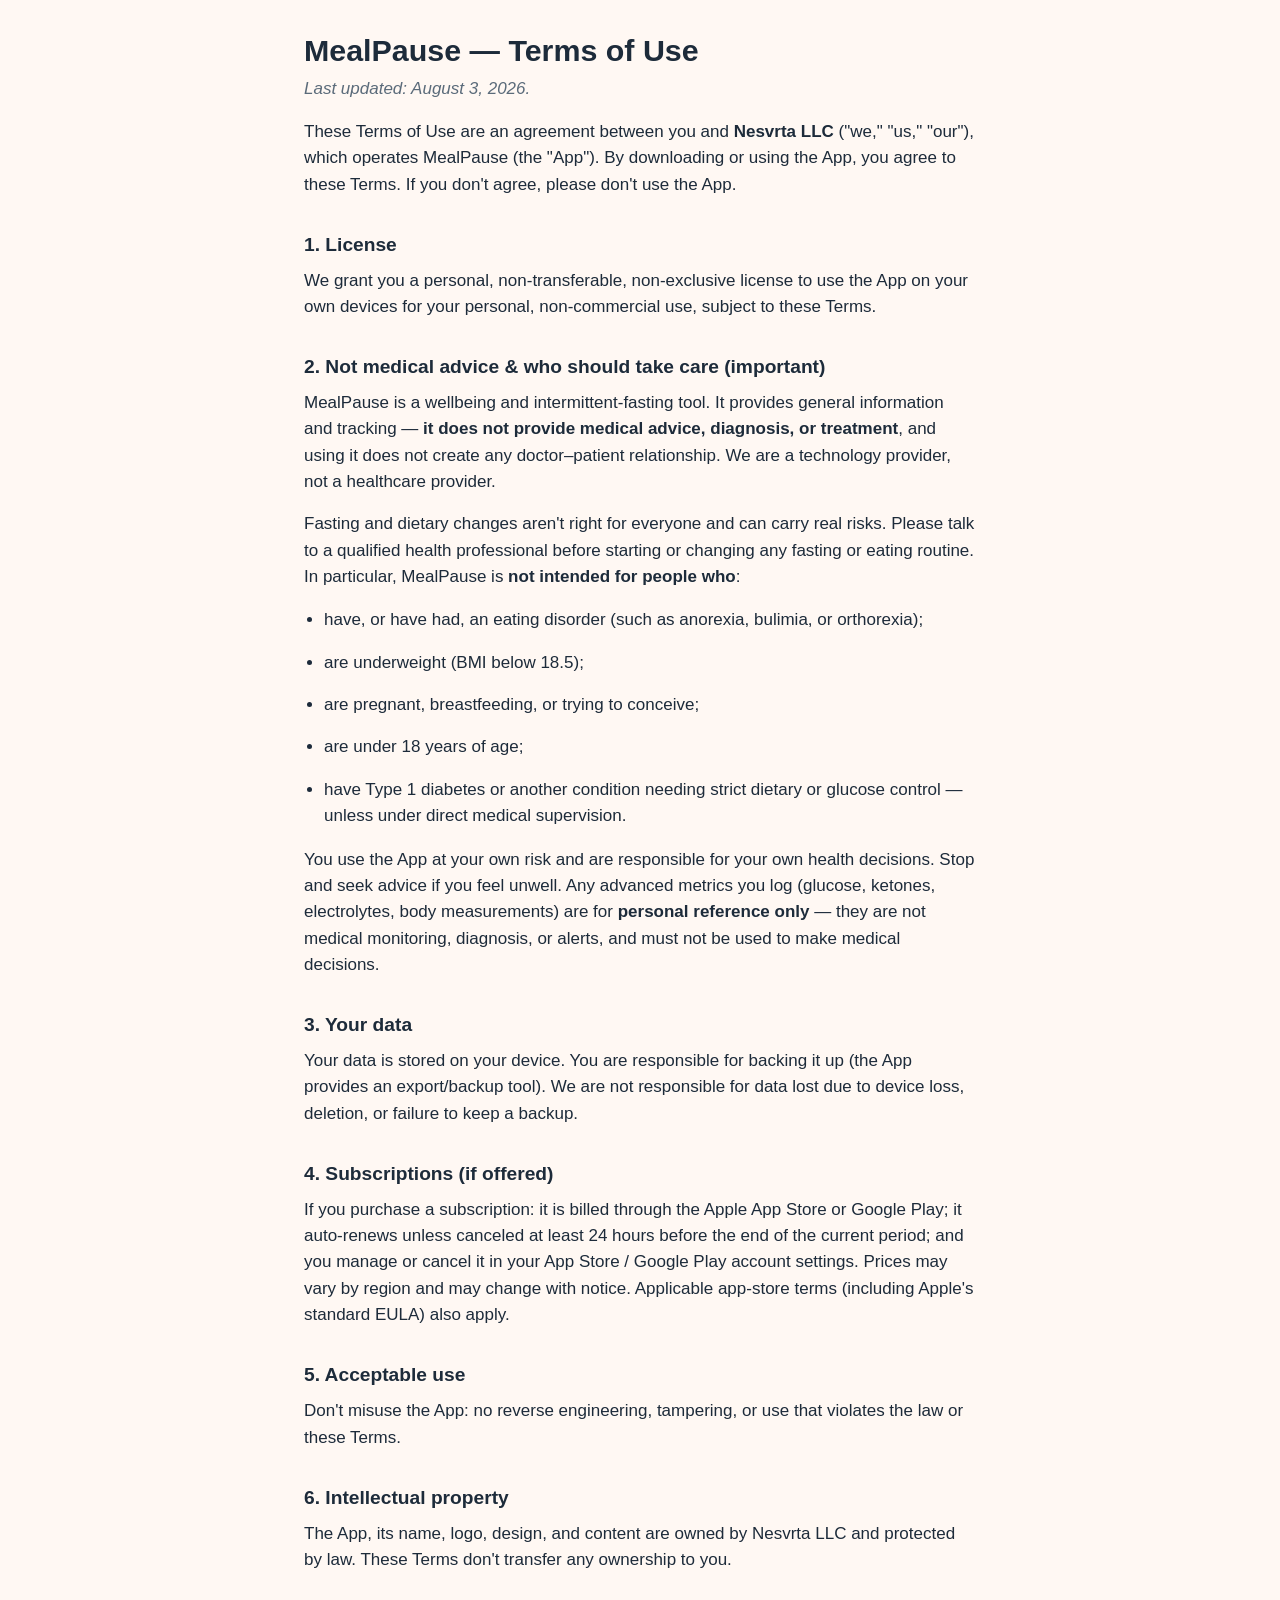
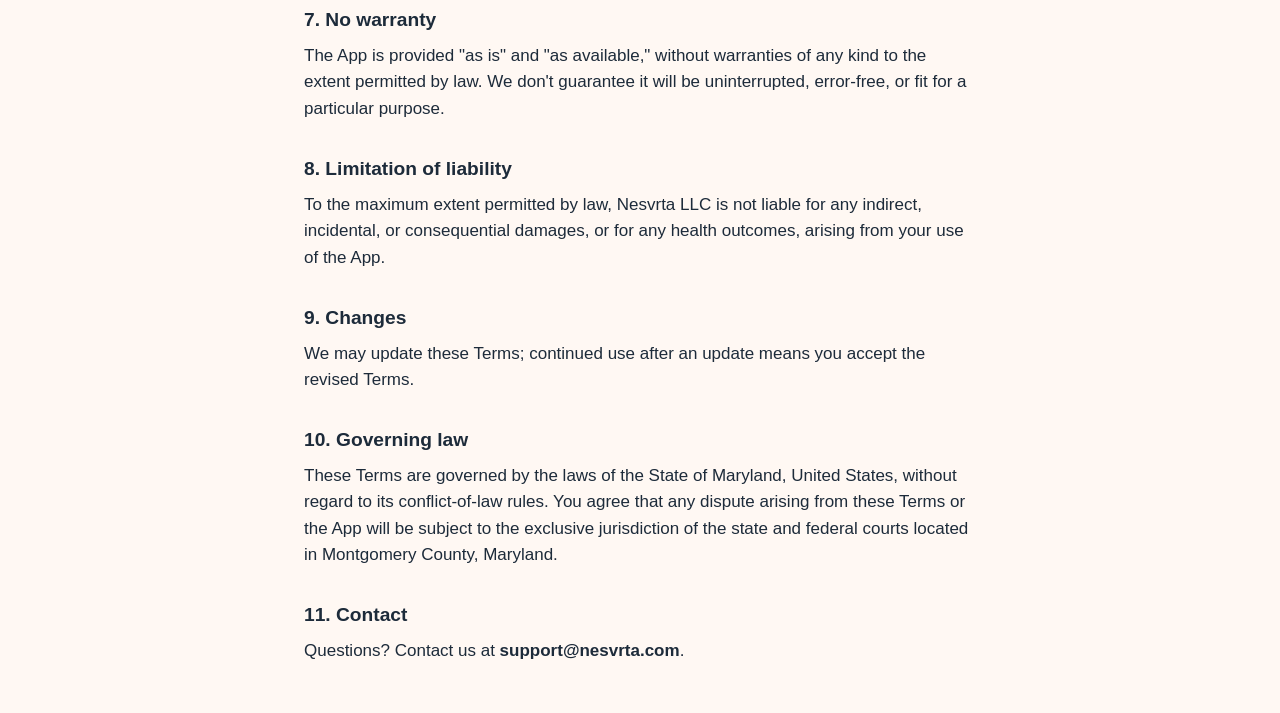
<file: mealpause/terms.html>
<!doctype html>
<html lang="en">
<head>
<meta charset="utf-8">
<meta name="viewport" content="width=device-width, initial-scale=1">
<meta name="color-scheme" content="light dark">
<title>MealPause — Terms of Use</title>
<link rel="canonical" href="https://nesvrta.com/mealpause/terms.html">
<!-- GENERATED from src/content/legal/terms-of-use.md by scripts/make-legal-html.mjs — do not edit by hand; edit the
     markdown and re-run the script. Self-contained: no scripts, no external assets, no tracking. -->
<style>
  body { margin: 0; padding: 2rem 1rem; background: #fff8f3; color: #1d2b3a; font: 17px/1.55 -apple-system, "Segoe UI", Helvetica, Arial, sans-serif; }
  main { max-width: 42rem; margin: 0 auto; }
  h1 { font-size: 1.9rem; line-height: 1.2; margin: 0 0 0.5rem; }
  h2 { font-size: 1.2rem; margin: 2rem 0 0.5rem; }
  p, li { margin: 0 0 1rem; }
  ul { padding-left: 1.25rem; }
  a { color: #b0413e; }
  em { color: #5b6b7a; }
  @media (prefers-color-scheme: dark) {
    body { background: #121820; color: #e9eef3; }
    a { color: #f29b95; }
    em { color: #a3b0bd; }
  }
</style>
</head>
<body>
<main>
<h1>MealPause — Terms of Use</h1>
<p><em>Last updated: August 3, 2026.</em></p>
<p>These Terms of Use are an agreement between you and <strong>Nesvrta LLC</strong> ("we," "us," "our"), which operates MealPause (the "App"). By downloading or using the App, you agree to these Terms. If you don't agree, please don't use the App.</p>
<h2>1. License</h2>
<p>We grant you a personal, non-transferable, non-exclusive license to use the App on your own devices for your personal, non-commercial use, subject to these Terms.</p>
<h2>2. Not medical advice &amp; who should take care (important)</h2>
<p>MealPause is a wellbeing and intermittent-fasting tool. It provides general information and tracking — <strong>it does not provide medical advice, diagnosis, or treatment</strong>, and using it does not create any doctor–patient relationship. We are a technology provider, not a healthcare provider.</p>
<p>Fasting and dietary changes aren't right for everyone and can carry real risks. Please talk to a qualified health professional before starting or changing any fasting or eating routine. In particular, MealPause is <strong>not intended for people who</strong>:</p>
<ul>
<li>have, or have had, an eating disorder (such as anorexia, bulimia, or orthorexia);</li>
<li>are underweight (BMI below 18.5);</li>
<li>are pregnant, breastfeeding, or trying to conceive;</li>
<li>are under 18 years of age;</li>
<li>have Type 1 diabetes or another condition needing strict dietary or glucose control — unless under direct medical supervision.</li>
</ul>
<p>You use the App at your own risk and are responsible for your own health decisions. Stop and seek advice if you feel unwell. Any advanced metrics you log (glucose, ketones, electrolytes, body measurements) are for <strong>personal reference only</strong> — they are not medical monitoring, diagnosis, or alerts, and must not be used to make medical decisions.</p>
<h2>3. Your data</h2>
<p>Your data is stored on your device. You are responsible for backing it up (the App provides an export/backup tool). We are not responsible for data lost due to device loss, deletion, or failure to keep a backup.</p>
<h2>4. Subscriptions (if offered)</h2>
<p>If you purchase a subscription: it is billed through the Apple App Store or Google Play; it auto-renews unless canceled at least 24 hours before the end of the current period; and you manage or cancel it in your App Store / Google Play account settings. Prices may vary by region and may change with notice. Applicable app-store terms (including Apple's standard EULA) also apply.</p>
<h2>5. Acceptable use</h2>
<p>Don't misuse the App: no reverse engineering, tampering, or use that violates the law or these Terms.</p>
<h2>6. Intellectual property</h2>
<p>The App, its name, logo, design, and content are owned by Nesvrta LLC and protected by law. These Terms don't transfer any ownership to you.</p>
<h2>7. No warranty</h2>
<p>The App is provided "as is" and "as available," without warranties of any kind to the extent permitted by law. We don't guarantee it will be uninterrupted, error-free, or fit for a particular purpose.</p>
<h2>8. Limitation of liability</h2>
<p>To the maximum extent permitted by law, Nesvrta LLC is not liable for any indirect, incidental, or consequential damages, or for any health outcomes, arising from your use of the App.</p>
<h2>9. Changes</h2>
<p>We may update these Terms; continued use after an update means you accept the revised Terms.</p>
<h2>10. Governing law</h2>
<p>These Terms are governed by the laws of the State of Maryland, United States, without regard to its conflict-of-law rules. You agree that any dispute arising from these Terms or the App will be subject to the exclusive jurisdiction of the state and federal courts located in Montgomery County, Maryland.</p>
<h2>11. Contact</h2>
<p>Questions? Contact us at <strong>support@nesvrta.com</strong>.</p>
</main>
</body>
</html>
</file>
<file: styles.css>
/* ============================================================
   Nesvrta LLC — nesvrta.com
   Palette and rules per brand README:
   Ink #16130F · Paper #F4F0E7 · Clay #C4552E · Stone #8C8578
   ============================================================ */

:root {
  --ink:   #16130F;
  --paper: #F4F0E7;
  --clay:  #C4552E;
  --stone: #8C8578;          /* decorative: hairlines, large labels */
  --stone-text: #6B6558;     /* readable secondary text (AA on paper) */
  --hairline: rgba(22, 19, 15, 0.18);
  --max: 68rem;
  --rail: 11rem;             /* left label rail on wide screens */
}

@media (prefers-color-scheme: dark) {
  :root {
    --ink:   #F4F0E7;        /* roles swap: paper strokes on ink ground */
    --paper: #16130F;
    --clay:  #D96B43;        /* clay lifted slightly for dark contrast */
    --stone: #8C8578;
    --stone-text: #A69E8F;
    --hairline: rgba(244, 240, 231, 0.22);
  }
}

* { box-sizing: border-box; }

html { scroll-behavior: smooth; }
@media (prefers-reduced-motion: reduce) {
  html { scroll-behavior: auto; }
  *, *::before, *::after { animation: none !important; transition: none !important; }
}

body {
  margin: 0;
  background: var(--paper);
  color: var(--ink);
  font-family: -apple-system, BlinkMacSystemFont, "Segoe UI", Roboto,
               "Helvetica Neue", Arial, sans-serif;
  font-size: 1.0625rem;
  line-height: 1.65;
  -webkit-font-smoothing: antialiased;
  text-rendering: optimizeLegibility;
}

/* --- logo SVGs inherit theme ---------------------------------- */
.logo-svg g[stroke] { stroke: var(--ink); }

/* --- header ---------------------------------------------------- */
header.site {
  display: flex;
  align-items: center;
  justify-content: space-between;
  gap: 2rem;
  max-width: var(--max);
  margin: 0 auto;
  padding: 1.75rem 1.5rem;
}
header.site .wordmark {
  display: block;
  line-height: 0;
  color: var(--ink);
}
header.site .wordmark svg {
  width: clamp(120px, 16vw, 168px);  /* never below the 90px minimum */
  height: auto;
  display: block;
}
nav.site a {
  color: var(--ink);
  text-decoration: none;
  font-size: 0.9375rem;
  margin-left: 1.75rem;
}
nav.site a:hover { color: var(--clay); }
nav.site a:focus-visible,
a:focus-visible {
  outline: 2px solid var(--clay);
  outline-offset: 3px;
  border-radius: 1px;
}

.rule { border: 0; border-top: 1px solid var(--hairline); margin: 0; }

/* --- sections: label rail + content ---------------------------- */
main { display: block; }

section.band {
  max-width: var(--max);
  margin: 0 auto;
  padding: 5.5rem 1.5rem;
  display: grid;
  grid-template-columns: var(--rail) 1fr;
  gap: 2rem 3rem;
}
@media (max-width: 46rem) {
  section.band { grid-template-columns: 1fr; padding: 3.5rem 1.25rem; gap: 1.25rem; }
}

.label {
  font-size: 0.75rem;
  letter-spacing: 0.14em;
  text-transform: uppercase;
  color: var(--stone);
  padding-top: 0.55rem;
}

h1, h2, h3 { font-weight: 650; letter-spacing: -0.015em; margin: 0 0 1rem; }
h1 { font-size: clamp(2.1rem, 5.4vw, 3.4rem); line-height: 1.08; }
h2 { font-size: clamp(1.45rem, 3vw, 1.9rem); line-height: 1.2; }
h3 { font-size: 1.125rem; margin-bottom: 0.35rem; }

p  { margin: 0 0 1rem; max-width: 42rem; }
.muted { color: var(--stone-text); }

a.inline, main a:not(.btn):not(.item-row) {
  color: var(--clay);
  text-decoration: none;
}
main a:not(.btn):hover { text-decoration: underline; text-underline-offset: 3px; }

/* --- hero ------------------------------------------------------- */
.hero { position: relative; overflow: hidden; }
.hero .eyebrow {
  font-size: 0.875rem;
  color: var(--stone-text);
  margin-bottom: 1.25rem;
}
.hero .cta {
  display: inline-block;
  margin-top: 0.75rem;
  color: var(--clay);
  font-weight: 600;
  text-decoration: none;
}
.hero .cta::after { content: " \2192"; }
.hero .cta:hover { text-decoration: underline; text-underline-offset: 3px; }

/* the signature: the N's own diagonal, drawn once, faint, off-canvas right */
.hero .watermark {
  position: absolute;
  right: -4rem;
  top: -2rem;
  width: clamp(220px, 30vw, 420px);
  opacity: 0.07;
  pointer-events: none;
}
.hero .watermark g[stroke] { stroke: var(--ink); }

/* --- practice list ---------------------------------------------- */
ol.practices { list-style: none; margin: 0; padding: 0; }
ol.practices li {
  display: grid;
  grid-template-columns: 3rem 1fr;
  gap: 1rem;
  padding: 1.5rem 0;
  border-top: 1px solid var(--hairline);
}
ol.practices li:last-child { border-bottom: 1px solid var(--hairline); }
ol.practices .num { color: var(--stone); font-size: 0.875rem; padding-top: 0.3rem; }
ol.practices p { margin: 0; color: var(--stone-text); }

/* --- featured product ------------------------------------------- */
.product-head {
  display: flex;
  align-items: baseline;
  justify-content: space-between;
  gap: 1rem;
  border-bottom: 1px solid var(--hairline);
  padding-bottom: 0.85rem;
  margin-bottom: 1rem;
  max-width: 42rem;
}
.pill {
  font-size: 0.75rem;
  letter-spacing: 0.08em;
  text-transform: uppercase;
  color: var(--stone-text);
  white-space: nowrap;
}

/* --- contact ----------------------------------------------------- */
.contact-lines { list-style: none; margin: 0; padding: 0; }
.contact-lines li { margin-bottom: 0.6rem; }

/* --- footer ------------------------------------------------------ */
footer.site {
  max-width: var(--max);
  margin: 0 auto;
  padding: 2.25rem 1.5rem 3rem;
  display: flex;
  align-items: center;
  justify-content: space-between;
  gap: 1.5rem;
  flex-wrap: wrap;
}
footer.site .foot-left {
  display: flex;
  align-items: center;
  gap: 0.9rem;
  color: var(--stone-text);
  font-size: 0.9rem;
}
footer.site .mark svg { width: 26px; height: auto; display: block; }
footer.site nav a {
  color: var(--stone-text);
  font-size: 0.9rem;
  text-decoration: none;
  margin-left: 1.5rem;
}
footer.site nav a:hover { color: var(--clay); }

/* --- legal pages -------------------------------------------------- */
article.legal {
  max-width: 44rem;
  margin: 0 auto;
  padding: 3.5rem 1.5rem 5rem;
}
article.legal h1 { font-size: clamp(1.7rem, 4vw, 2.3rem); }
article.legal h2 { font-size: 1.25rem; margin-top: 2.25rem; }
article.legal h3 { font-size: 1.05rem; margin-top: 1.5rem; }
article.legal .effective { color: var(--stone-text); margin-bottom: 2rem; }
article.legal ul { padding-left: 1.25rem; }
article.legal li { margin-bottom: 0.4rem; }
article.legal address { font-style: normal; line-height: 1.7; }

/* --- skip link ----------------------------------------------------- */
.skip {
  position: absolute; left: -9999px; top: 0;
  background: var(--ink); color: var(--paper);
  padding: 0.5rem 1rem; z-index: 10;
}
.skip:focus { left: 0.5rem; top: 0.5rem; }

@media (max-width: 46rem) {
  header.site { padding: 1.25rem 1.25rem; }
  nav.site a { margin-left: 1rem; font-size: 0.875rem; white-space: nowrap; }
}
</file>
